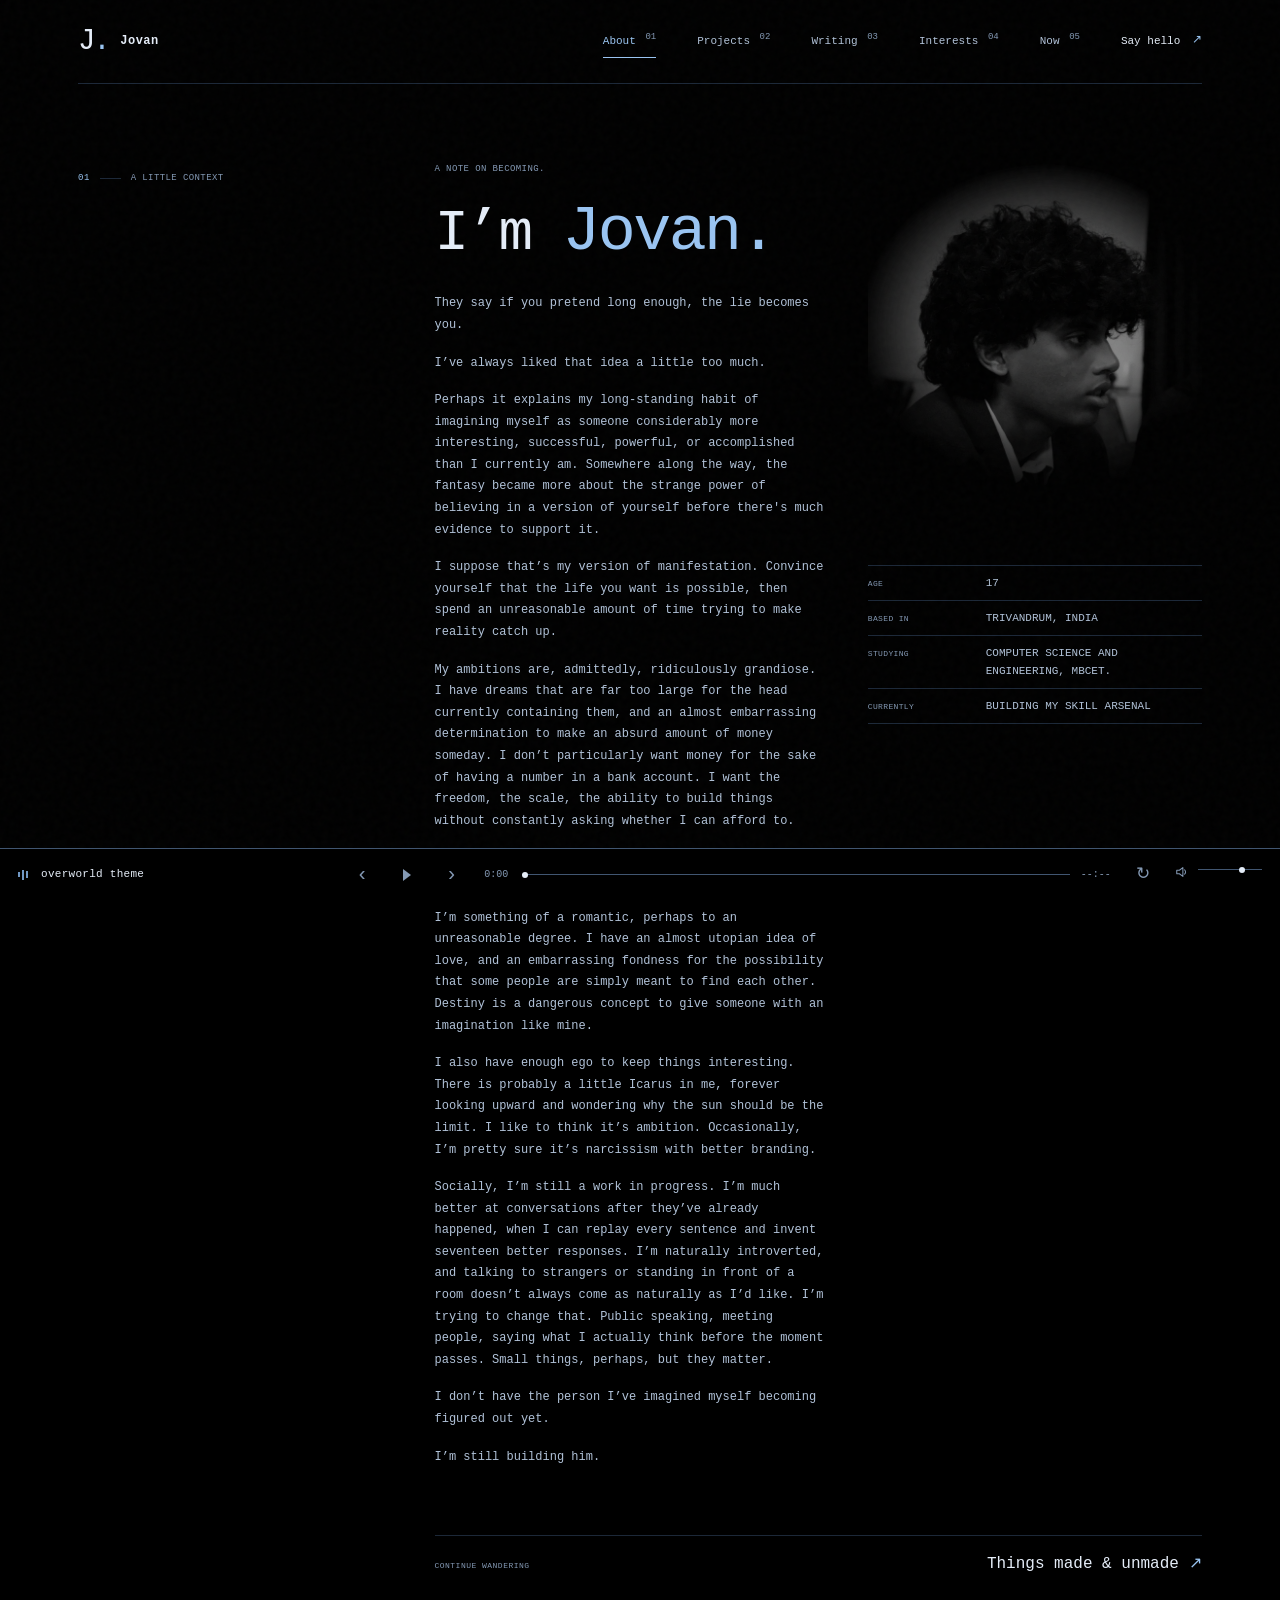
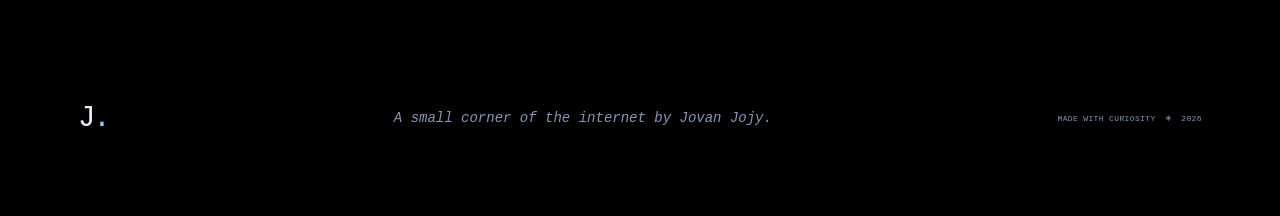
<file: index.html>
<!doctype html>
<html lang="en">
  <head>
    <meta charset="utf-8">
    <meta name="viewport" content="width=device-width, initial-scale=1">
    <meta name="theme-color" content="#000000">
    <meta name="description" content="A little context about Jovan Jojy, a computer science and AI student and writer.">
    <title>About — Jovan Jojy</title>
    <link rel="stylesheet" href="style.css">
    <script src="script.js" defer></script>
  </head>
  <body data-page="about">
    <a class="skip-link" href="#main">Skip to content</a>
    <div class="page-shell">
      <header class="site-header">
        <a class="wordmark" href="index.html" aria-label="Jovan, home"><span class="wordmark-mark" aria-hidden="true">J<span>.</span></span><span class="wordmark-name">Jovan</span></a>
        <button class="menu-toggle" type="button" aria-expanded="false" aria-controls="site-nav"><span class="menu-toggle-label">Menu</span><span class="menu-toggle-icon" aria-hidden="true"><i></i><i></i></span></button>
        <nav class="site-nav" id="site-nav" aria-label="Main navigation">
          <a href="index.html" data-page-link="about">About <span>01</span></a><a href="projects.html" data-page-link="projects">Projects <span>02</span></a><a href="writing.html" data-page-link="writing">Writing <span>03</span></a><a href="interests.html" data-page-link="interests">Interests <span>04</span></a><a href="now.html" data-page-link="now">Now <span>05</span></a><a class="nav-contact" href="contact.html" data-page-link="contact">Say hello <span aria-hidden="true">↗</span></a>
        </nav>
      </header>
      <main class="inner-page about-page" id="main">
        <div class="section-label"><span>01</span><span class="label-rule"></span><span>A little context</span></div>
        <section class="page-content about-body" aria-labelledby="page-title">
          <div class="about-layout">
            <aside class="about-aside" aria-label="Profile">
              <figure class="about-portrait">
                <img src="assets/jovan-portrait.jpg" alt="Jovan in a candid black-and-white portrait">
              </figure>
              <dl class="about-index" aria-label="Personal details">
                <div><dt>Age</dt><dd>17</dd></div>
                <div><dt>Based in</dt><dd>Trivandrum, India</dd></div>
                <div><dt>Studying</dt><dd>Computer Science and Engineering, MBCET.</dd></div>
                <div><dt>Currently</dt><dd>Building my skill arsenal</dd></div>
              </dl>
            </aside>
            <div class="about-copy">
              <p class="section-kicker">A note on becoming.</p>
              <h1 id="page-title"><span class="about-name-prefix">I’m </span><span class="about-name">Jovan.</span></h1>
              <div class="about-detail">
                <p>They say if you pretend long enough, the lie becomes you.</p>
                <p>I’ve always liked that idea a little too much.</p>
                <p>Perhaps it explains my long-standing habit of imagining myself as someone considerably more interesting, successful, powerful, or accomplished than I currently am. Somewhere along the way, the fantasy became more about the strange power of believing in a version of yourself before there's much evidence to support it.</p>
                <p>I suppose that’s my version of manifestation. Convince yourself that the life you want is possible, then spend an unreasonable amount of time trying to make reality catch up.</p>
                <p>My ambitions are, admittedly, ridiculously grandiose. I have dreams that are far too large for the head currently containing them, and an almost embarrassing determination to make an absurd amount of money someday. I don’t particularly want money for the sake of having a number in a bank account. I want the freedom, the scale, the ability to build things without constantly asking whether I can afford to.</p>
                <p>Then there’s love, which is where all my rationality tends to go missing.</p>
                <p>I’m something of a romantic, perhaps to an unreasonable degree. I have an almost utopian idea of love, and an embarrassing fondness for the possibility that some people are simply meant to find each other. Destiny is a dangerous concept to give someone with an imagination like mine.</p>
                <p>I also have enough ego to keep things interesting. There is probably a little Icarus in me, forever looking upward and wondering why the sun should be the limit. I like to think it’s ambition. Occasionally, I’m pretty sure it’s narcissism with better branding.</p>
                <p>Socially, I’m still a work in progress. I’m much better at conversations after they’ve already happened, when I can replay every sentence and invent seventeen better responses. I’m naturally introverted, and talking to strangers or standing in front of a room doesn’t always come as naturally as I’d like. I’m trying to change that. Public speaking, meeting people, saying what I actually think before the moment passes. Small things, perhaps, but they matter.</p>
                <p>I don’t have the person I’ve imagined myself becoming figured out yet.</p>
                <p>I’m still building him.</p>
              </div>
            </div>
          </div>
          <div class="page-next"><span>Continue wandering</span><a href="projects.html">Things made &amp; unmade <span aria-hidden="true">↗</span></a></div>
        </section>
      </main>
      <footer class="site-footer"><a class="footer-mark" href="index.html" aria-label="Back to home">J<span>.</span></a><span>A small corner of the internet by Jovan Jojy.</span><span class="footer-right">Made with curiosity <span aria-hidden="true">✳</span> <span id="current-year"></span></span></footer>
    </div>
  </body>
</html>
</file>
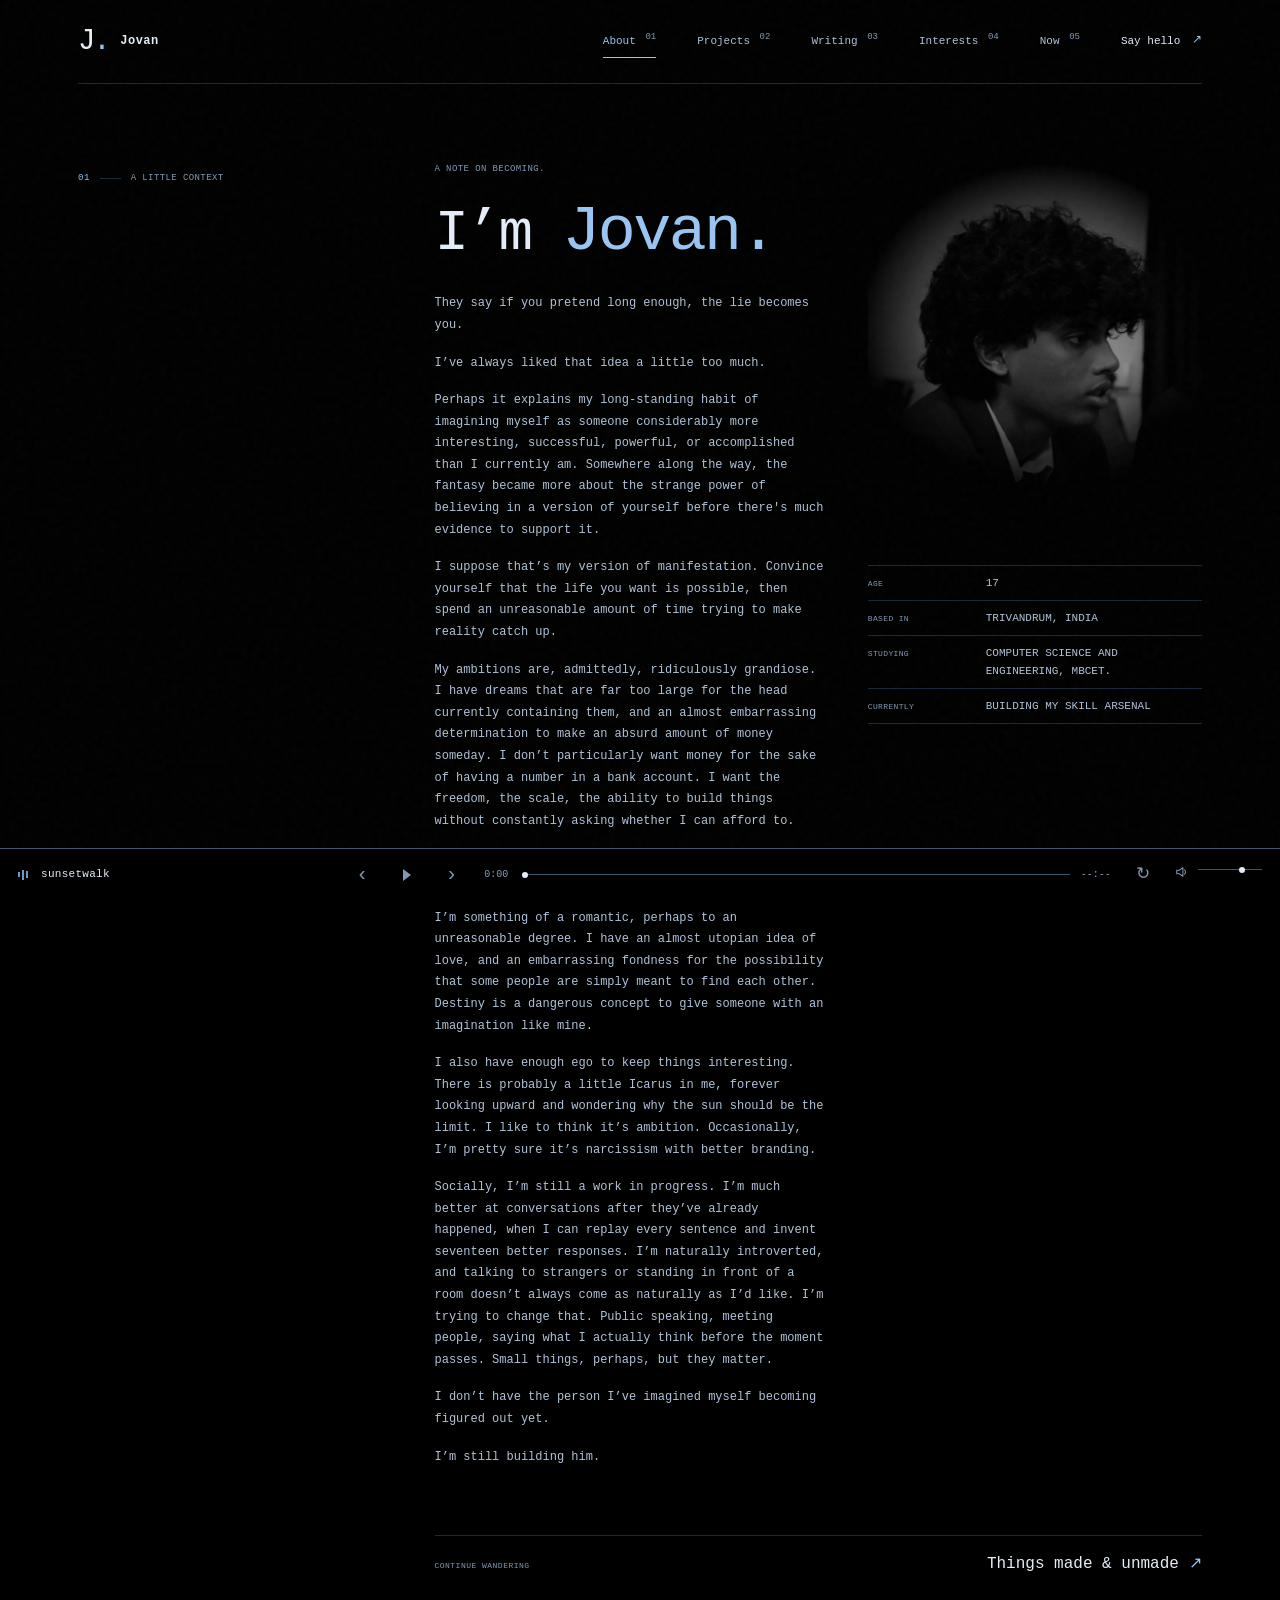
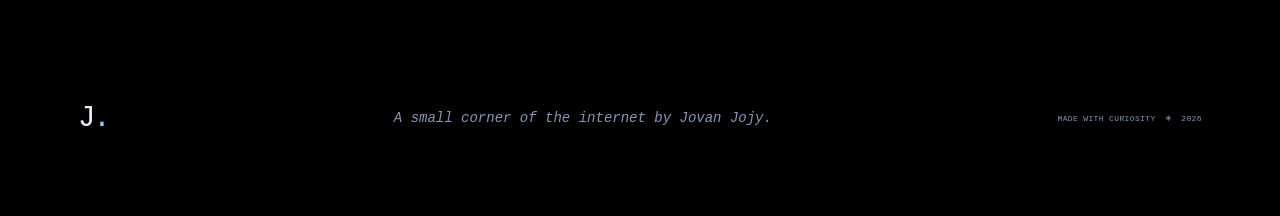
<file: about.html>
<!doctype html>
<html lang="en">
  <head>
    <meta charset="utf-8">
    <meta name="viewport" content="width=device-width, initial-scale=1">
    <meta http-equiv="refresh" content="0; url=index.html">
    <link rel="canonical" href="index.html">
    <title>About — Jovan Jojy</title>
  </head>
  <body>
    <p>The About page has moved to <a href="index.html">the home page</a>.</p>
  </body>
</html>
</file>
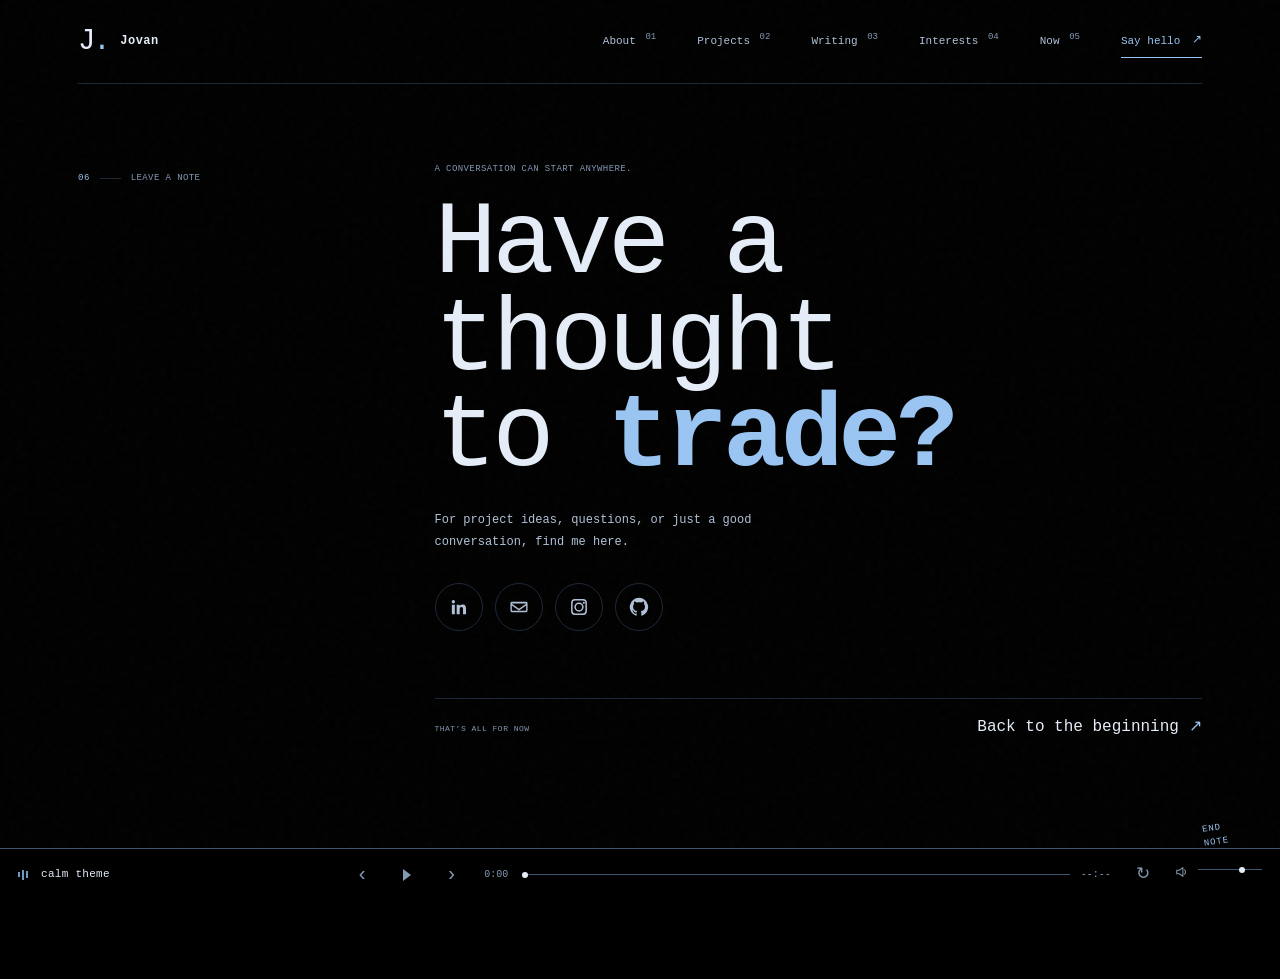
<file: contact.html>
<!doctype html>
<html lang="en">
  <head>
    <meta charset="utf-8">
    <meta name="viewport" content="width=device-width, initial-scale=1">
    <meta name="theme-color" content="#000000">
    <meta name="description" content="Get in touch with Jovan Jojy.">
    <title>Contact — Jovan Jojy</title>
    <link rel="stylesheet" href="style.css">
    <script src="script.js" defer></script>
  </head>
  <body data-page="contact">
    <a class="skip-link" href="#main">Skip to content</a>
    <div class="page-shell">
      <header class="site-header">
        <a class="wordmark" href="index.html" aria-label="Jovan, home"><span class="wordmark-mark" aria-hidden="true">J<span>.</span></span><span class="wordmark-name">Jovan</span></a>
        <button class="menu-toggle" type="button" aria-expanded="false" aria-controls="site-nav"><span class="menu-toggle-label">Menu</span><span class="menu-toggle-icon" aria-hidden="true"><i></i><i></i></span></button>
        <nav class="site-nav" id="site-nav" aria-label="Main navigation">
          <a href="index.html" data-page-link="about">About <span>01</span></a><a href="projects.html" data-page-link="projects">Projects <span>02</span></a><a href="writing.html" data-page-link="writing">Writing <span>03</span></a><a href="interests.html" data-page-link="interests">Interests <span>04</span></a><a href="now.html" data-page-link="now">Now <span>05</span></a><a class="nav-contact" href="contact.html" data-page-link="contact">Say hello <span aria-hidden="true">↗</span></a>
        </nav>
      </header>
      <main class="inner-page contact-page" id="main">
        <div class="section-label"><span>06</span><span class="label-rule"></span><span>Leave a note</span></div>
        <section class="page-content contact-content" aria-labelledby="page-title">
          <p class="section-kicker">A conversation can start anywhere.</p>
          <h1 id="page-title">Have a thought<br>to <em>trade?</em></h1>
          <p class="contact-copy">For project ideas, questions, or just a good conversation, find me here.</p>
          <nav class="contact-links" aria-label="Contact and social profiles">
            <a class="contact-link" href="https://www.linkedin.com/in/jovanjojy" target="_blank" rel="noopener noreferrer" aria-label="LinkedIn" title="LinkedIn">
              <svg viewBox="0 0 24 24" aria-hidden="true"><path d="M5.2 7.7a2.05 2.05 0 1 0 0-4.1 2.05 2.05 0 0 0 0 4.1ZM3.4 9.2H7v11.4H3.4V9.2Zm5.8 0h3.45v1.56h.05c.48-.91 1.65-1.87 3.4-1.87 3.64 0 4.31 2.39 4.31 5.5v6.21h-3.6v-5.51c0-1.32-.02-3.02-1.84-3.02-1.85 0-2.13 1.44-2.13 2.93v5.6H9.2V9.2Z"/></svg>
            </a>
            <a class="contact-link" href="mailto:jovanjojy@gmail.com" aria-label="Email Jovan" title="Email">
              <svg viewBox="0 0 24 24" aria-hidden="true"><path d="M3.5 5.75h17A1.75 1.75 0 0 1 22.25 7.5v9a1.75 1.75 0 0 1-1.75 1.75h-17A1.75 1.75 0 0 1 1.75 16.5v-9A1.75 1.75 0 0 1 3.5 5.75Zm-.1 2.08v.17l8.6 6.18 8.6-6.18v-.17h-17.2Zm17.2 2.32-8.16 5.87a.75.75 0 0 1-.88 0L3.4 10.15v6.35h17.2v-6.35Z"/></svg>
            </a>
            <a class="contact-link" href="https://www.instagram.com/grimmm_______/" target="_blank" rel="noopener noreferrer" aria-label="Instagram" title="Instagram">
              <svg viewBox="0 0 24 24" aria-hidden="true"><path d="M7.25 2.5h9.5a4.75 4.75 0 0 1 4.75 4.75v9.5a4.75 4.75 0 0 1-4.75 4.75h-9.5A4.75 4.75 0 0 1 2.5 16.75v-9.5A4.75 4.75 0 0 1 7.25 2.5Zm0 1.8A2.95 2.95 0 0 0 4.3 7.25v9.5a2.95 2.95 0 0 0 2.95 2.95h9.5a2.95 2.95 0 0 0 2.95-2.95v-9.5a2.95 2.95 0 0 0-2.95-2.95h-9.5Zm4.75 2.15a5.55 5.55 0 1 1 0 11.1 5.55 5.55 0 0 1 0-11.1Zm0 1.8a3.75 3.75 0 1 0 0 7.5 3.75 3.75 0 0 0 0-7.5Zm5.8-2.6a1.3 1.3 0 1 1 0 2.6 1.3 1.3 0 0 1 0-2.6Z"/></svg>
            </a>
            <a class="contact-link" href="https://github.com/Grimogx" target="_blank" rel="noopener noreferrer" aria-label="GitHub" title="GitHub">
              <svg viewBox="0 0 24 24" aria-hidden="true"><path d="M12 .9a11.1 11.1 0 0 0-3.51 21.63c.56.1.76-.24.76-.54v-2.08c-3.1.68-3.76-1.32-3.76-1.32-.5-1.3-1.24-1.65-1.24-1.65-1.01-.69.08-.68.08-.68 1.12.08 1.71 1.15 1.71 1.15 1 1.71 2.62 1.22 3.26.93.1-.72.39-1.22.71-1.5-2.47-.28-5.07-1.24-5.07-5.5 0-1.22.44-2.21 1.15-2.99-.11-.28-.5-1.42.11-2.96 0 0 .94-.3 3.05 1.14a10.6 10.6 0 0 1 5.56 0c2.11-1.44 3.05-1.14 3.05-1.14.61 1.54.22 2.68.11 2.96.72.78 1.15 1.77 1.15 2.99 0 4.27-2.6 5.21-5.08 5.49.4.35.76 1.02.76 2.06v3.05c0 .3.2.65.77.54A11.1 11.1 0 0 0 12 .9Z"/></svg>
            </a>
          </nav>
          <div class="page-next"><span>That’s all for now</span><a href="index.html">Back to the beginning <span aria-hidden="true">↗</span></a></div>
        </section>
        <span class="contact-stamp" aria-hidden="true">END<br>NOTE<br>↙</span>
      </main>
      <footer class="site-footer"><a class="footer-mark" href="index.html" aria-label="Back to home">J<span>.</span></a><span>A small corner of the internet by Jovan Jojy.</span><span class="footer-right">Made with curiosity <span aria-hidden="true">✳</span> <span id="current-year"></span></span></footer>
    </div>
  </body>
</html>
</file>
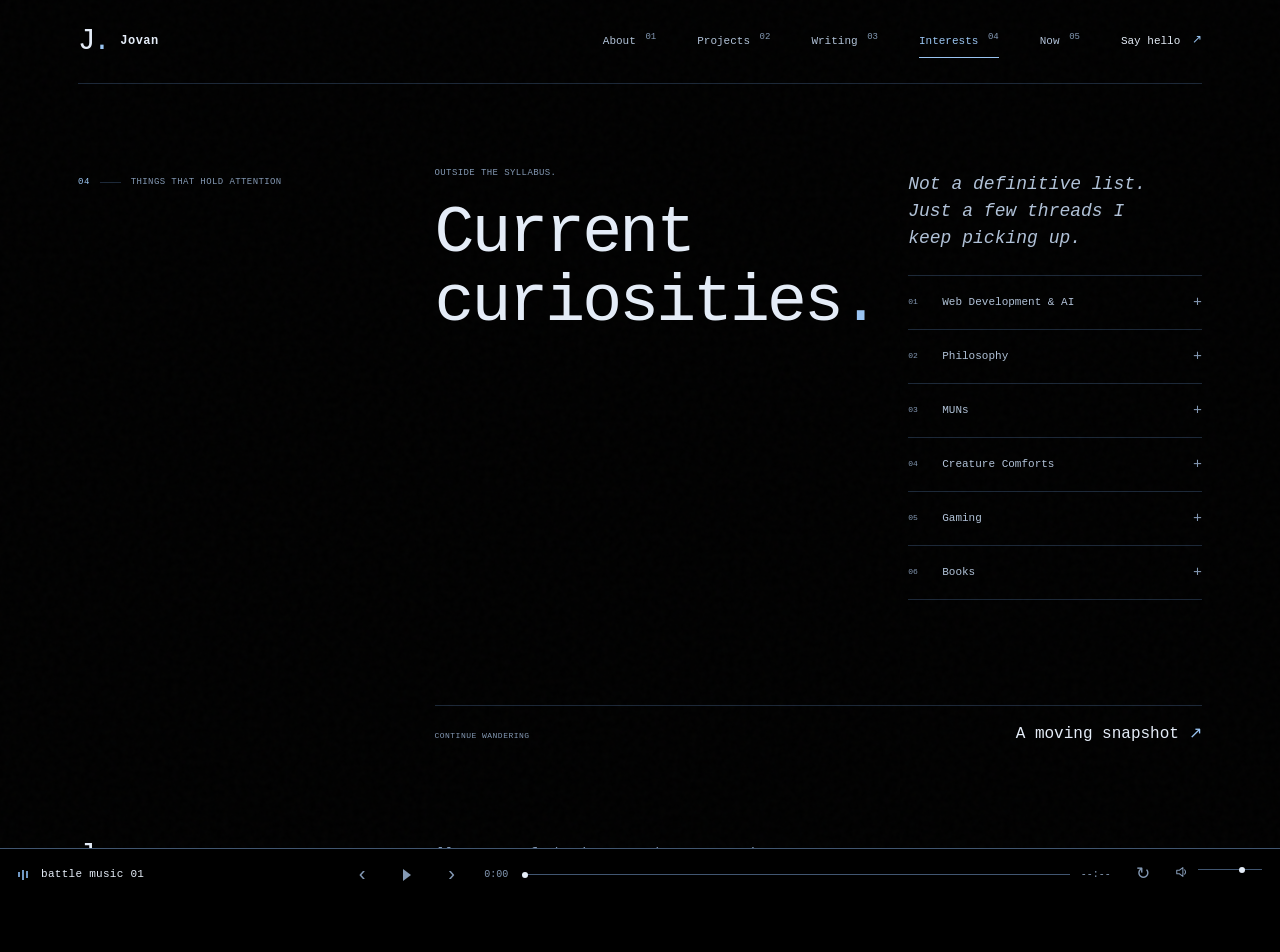
<file: interests.html>
<!doctype html>
<html lang="en">
  <head>
    <meta charset="utf-8">
    <meta name="viewport" content="width=device-width, initial-scale=1">
    <meta name="theme-color" content="#000000">
    <meta name="description" content="Some of the questions and interests currently holding Jovan Jojy's attention.">
    <title>Interests — Jovan Jojy</title>
    <link rel="stylesheet" href="style.css">
    <script src="script.js" defer></script>
  </head>
  <body data-page="interests">
    <a class="skip-link" href="#main">Skip to content</a>
    <div class="page-shell">
      <header class="site-header">
        <a class="wordmark" href="index.html" aria-label="Jovan, home"><span class="wordmark-mark" aria-hidden="true">J<span>.</span></span><span class="wordmark-name">Jovan</span></a>
        <button class="menu-toggle" type="button" aria-expanded="false" aria-controls="site-nav"><span class="menu-toggle-label">Menu</span><span class="menu-toggle-icon" aria-hidden="true"><i></i><i></i></span></button>
        <nav class="site-nav" id="site-nav" aria-label="Main navigation">
          <a href="index.html" data-page-link="about">About <span>01</span></a><a href="projects.html" data-page-link="projects">Projects <span>02</span></a><a href="writing.html" data-page-link="writing">Writing <span>03</span></a><a href="interests.html" data-page-link="interests">Interests <span>04</span></a><a href="now.html" data-page-link="now">Now <span>05</span></a><a class="nav-contact" href="contact.html" data-page-link="contact">Say hello <span aria-hidden="true">↗</span></a>
        </nav>
      </header>
      <main class="inner-page interests-page" id="main">
        <div class="section-label"><span>04</span><span class="label-rule"></span><span>Things that hold attention</span></div>
        <section class="page-content interests-body" aria-labelledby="page-title">
          <div><p class="section-kicker">Outside the syllabus.</p><h1 id="page-title">Current curiosities<span class="accent-period">.</span></h1></div>
          <div class="interest-notes">
            <p>Not a definitive list. Just a few threads I keep picking up.</p>
            <div class="interest-list">
              <details class="interest-item" name="interests">
                <summary><span class="interest-number">01</span><span>Web Development &amp; AI</span><span class="interest-toggle" aria-hidden="true">+</span></summary>
                <div class="interest-content">
                  <p>With the dawning age of vibecoding, web development has become more fun than ever, and I am in the process of learning how to integrate the two and find that balance. This website is to be the first of many efforts in that journey.</p>
                </div>
              </details>
              <details class="interest-item" name="interests">
                <summary><span class="interest-number">02</span><span>Philosophy</span><span class="interest-toggle" aria-hidden="true">+</span></summary>
                <div class="interest-content">
                  <p>The thing about philosophy that I like is that it lets me debate arguably the smartest person I know: myself. It really makes you appreciate how little we understand about abstract concepts like free will, consciousness and love. Rational thought is humanity's biggest asset, and it is often underused.</p>
                </div>
              </details>
              <details class="interest-item" name="interests">
                <summary><span class="interest-number">03</span><span>MUNs</span><span class="interest-toggle" aria-hidden="true">+</span></summary>
                <div class="interest-content">
                  <p>A more recent pastime, and one I feel has been very helpful in improving my public speaking skills. I haven't participated in a lot of MUNs yet, but I hope to change that over the next few years.</p>
                </div>
              </details>
              <details class="interest-item" name="interests">
                <summary><span class="interest-number">04</span><span>Creature Comforts</span><span class="interest-toggle" aria-hidden="true">+</span></summary>
                <div class="interest-content">
                  <p>After a long day of college, there is nothing more satisfying than lounging back on my sofa with a bucket of KFC and binge-watching whatever show, anime or movie catches my eye. I'm a firm believer that no time spent in comfort is time wasted.</p>
                  <p>I'm also a huge geek when it comes to anime and TV shows. When I'm home, you'll probably find me either eating or absorbing some form of comfort media much more often than not.</p>
                </div>
              </details>
              <details class="interest-item" name="interests">
                <summary><span class="interest-number">05</span><span>Gaming</span><span class="interest-toggle" aria-hidden="true">+</span></summary>
                <div class="interest-content">
                  <p>I don't really play a huge variety of games. Minecraft, Valorant, a few RPGs and indie games make up most of it. But I can't not mention the Pokémon craze I have going.</p>
                  <p>I've never understood how a guy can struggle to memorize the elements of the periodic table but, when asked about Pokémon, can name a good thousand of them along with their Pokédex numbers and base stats.</p>
                  <p>I've been playing competitive Pokémon for about six years now, and I would like to think I'm quite good at it. Somehow, I never got around to playing all of the original games though.</p>
                </div>
              </details>
              <details class="interest-item" name="interests">
                <summary><span class="interest-number">06</span><span>Books</span><span class="interest-toggle" aria-hidden="true">+</span></summary>
                <div class="interest-content">
                  <p>Reading has been my favourite escape from reality since I was six. From the fictional worlds of <em>Harry Potter</em>, <em>Percy Jackson</em>, <em>The Lord of the Rings</em> and <em>A Song of Ice and Fire</em>, to Paulo Coelho, Dan Brown and Chetan Bhagat, my reading habits have never been particularly loyal to one genre.</p>
                  <p>Then there is the seemingly endless collection of romance novels: Nicholas Sparks, Colleen Hoover, and whoever else happens to find their way onto my bookshelf.</p>
                  <p>I'll read fantasy, mystery, romance, philosophy, or something completely ridiculous if it gives me a world I want to stay in.</p>
                </div>
              </details>
            </div>
          </div>
          <div class="page-next"><span>Continue wandering</span><a href="now.html">A moving snapshot <span aria-hidden="true">↗</span></a></div>
        </section>
      </main>
      <footer class="site-footer"><a class="footer-mark" href="index.html" aria-label="Back to home">J<span>.</span></a><span>A small corner of the internet by Jovan Jojy.</span><span class="footer-right">Made with curiosity <span aria-hidden="true">✳</span> <span id="current-year"></span></span></footer>
    </div>
  </body>
</html>
</file>
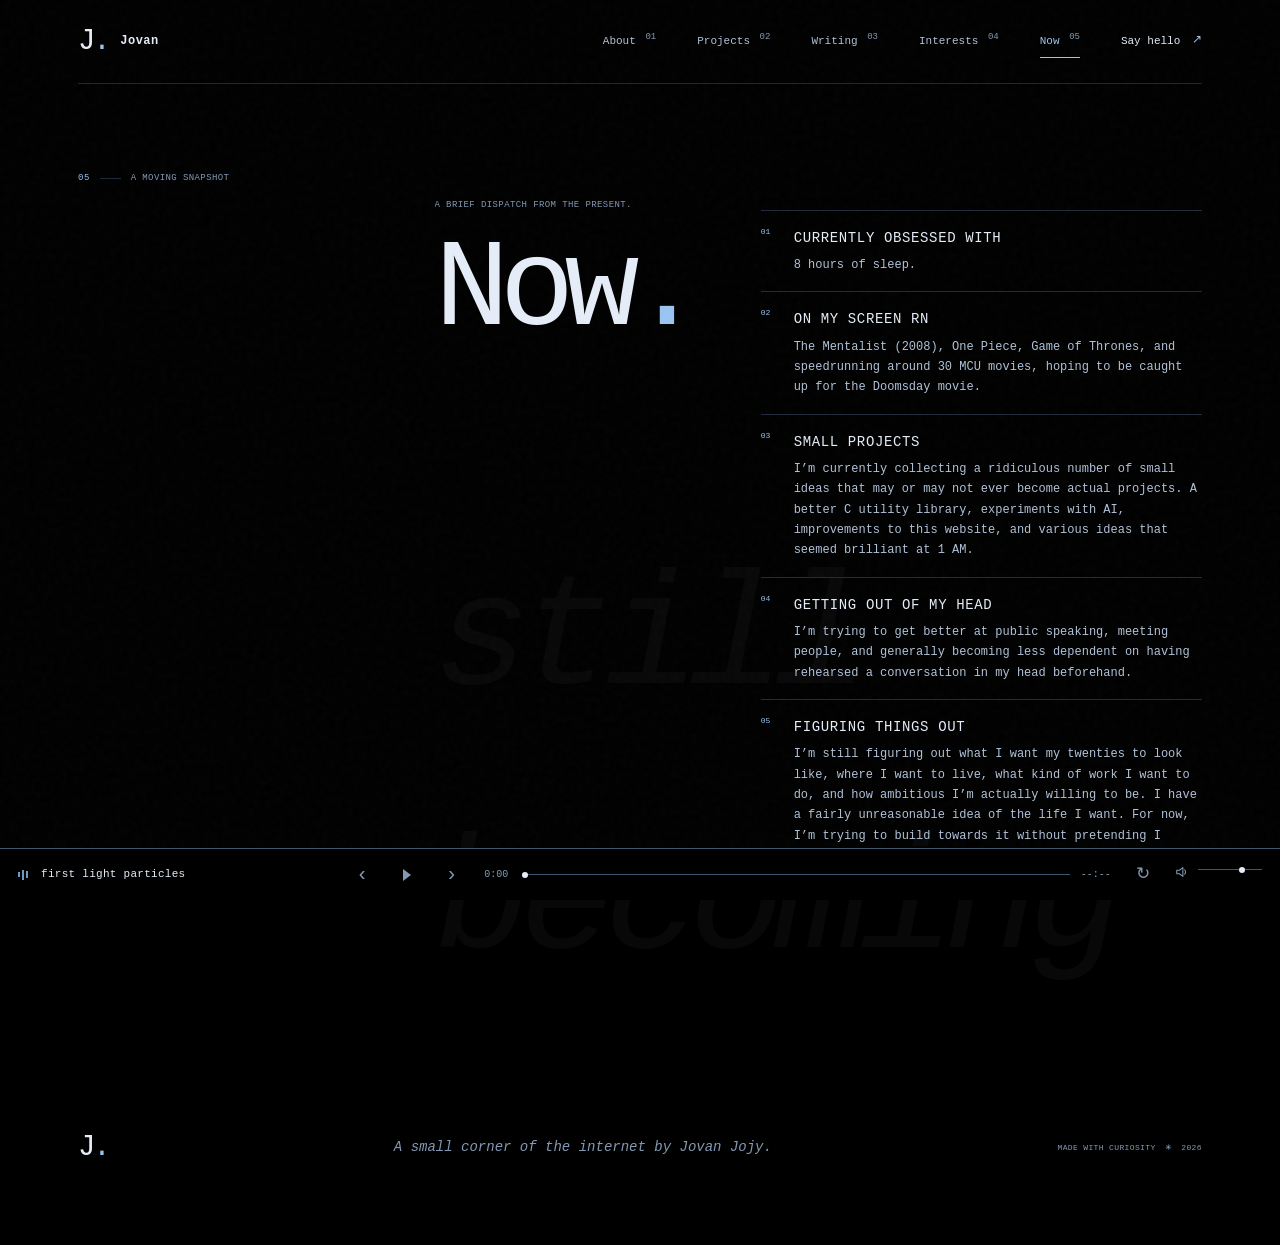
<file: now.html>
<!doctype html>
<html lang="en">
  <head>
    <meta charset="utf-8">
    <meta name="viewport" content="width=device-width, initial-scale=1">
    <meta name="theme-color" content="#000000">
    <meta name="description" content="A moving snapshot of what Jovan Jojy is studying, making room for, and thinking about.">
    <title>Now — Jovan Jojy</title>
    <link rel="stylesheet" href="style.css">
    <script src="script.js" defer></script>
  </head>
  <body data-page="now">
    <a class="skip-link" href="#main">Skip to content</a>
    <div class="page-shell">
      <header class="site-header">
        <a class="wordmark" href="index.html" aria-label="Jovan, home"><span class="wordmark-mark" aria-hidden="true">J<span>.</span></span><span class="wordmark-name">Jovan</span></a>
        <button class="menu-toggle" type="button" aria-expanded="false" aria-controls="site-nav"><span class="menu-toggle-label">Menu</span><span class="menu-toggle-icon" aria-hidden="true"><i></i><i></i></span></button>
        <nav class="site-nav" id="site-nav" aria-label="Main navigation">
          <a href="index.html" data-page-link="about">About <span>01</span></a><a href="projects.html" data-page-link="projects">Projects <span>02</span></a><a href="writing.html" data-page-link="writing">Writing <span>03</span></a><a href="interests.html" data-page-link="interests">Interests <span>04</span></a><a href="now.html" data-page-link="now">Now <span>05</span></a><a class="nav-contact" href="contact.html" data-page-link="contact">Say hello <span aria-hidden="true">↗</span></a>
        </nav>
      </header>
      <main class="inner-page now-page" id="main">
        <div class="section-label"><span>05</span><span class="label-rule"></span><span>A moving snapshot</span></div>
        <section class="page-content now-content" aria-labelledby="page-title">
          <div class="now-heading"><p class="section-kicker">A brief dispatch from the present.</p><h1 id="page-title">Now<span class="now-period">.</span></h1></div>
          <div class="now-list">
            <div class="now-item"><span class="now-index">01</span><span class="now-label">Currently obsessed with</span><p>8 hours of sleep.</p></div>
            <div class="now-item"><span class="now-index">02</span><span class="now-label">On my screen rn</span><p>The Mentalist (2008), One Piece, Game of Thrones, and speedrunning around 30 MCU movies, hoping to be caught up for the Doomsday movie.</p></div>
            <div class="now-item"><span class="now-index">03</span><span class="now-label">Small projects</span><p>I’m currently collecting a ridiculous number of small ideas that may or may not ever become actual projects. A better C utility library, experiments with AI, improvements to this website, and various ideas that seemed brilliant at 1 AM.</p></div>
            <div class="now-item"><span class="now-index">04</span><span class="now-label">Getting out of my head</span><p>I’m trying to get better at public speaking, meeting people, and generally becoming less dependent on having rehearsed a conversation in my head beforehand.</p></div>
            <div class="now-item"><span class="now-index">05</span><span class="now-label">Figuring things out</span><p>I’m still figuring out what I want my twenties to look like, where I want to live, what kind of work I want to do, and how ambitious I’m actually willing to be. I have a fairly unreasonable idea of the life I want. For now, I’m trying to build towards it without pretending I already know exactly how.</p></div>
          </div>
          <span class="now-decoration" aria-hidden="true">still&nbsp; becoming</span>
          <div class="page-next"><span>Continue wandering</span><a href="contact.html">Leave a note <span aria-hidden="true">↗</span></a></div>
        </section>
      </main>
      <footer class="site-footer"><a class="footer-mark" href="index.html" aria-label="Back to home">J<span>.</span></a><span>A small corner of the internet by Jovan Jojy.</span><span class="footer-right">Made with curiosity <span aria-hidden="true">✳</span> <span id="current-year"></span></span></footer>
    </div>
  </body>
</html>
</file>
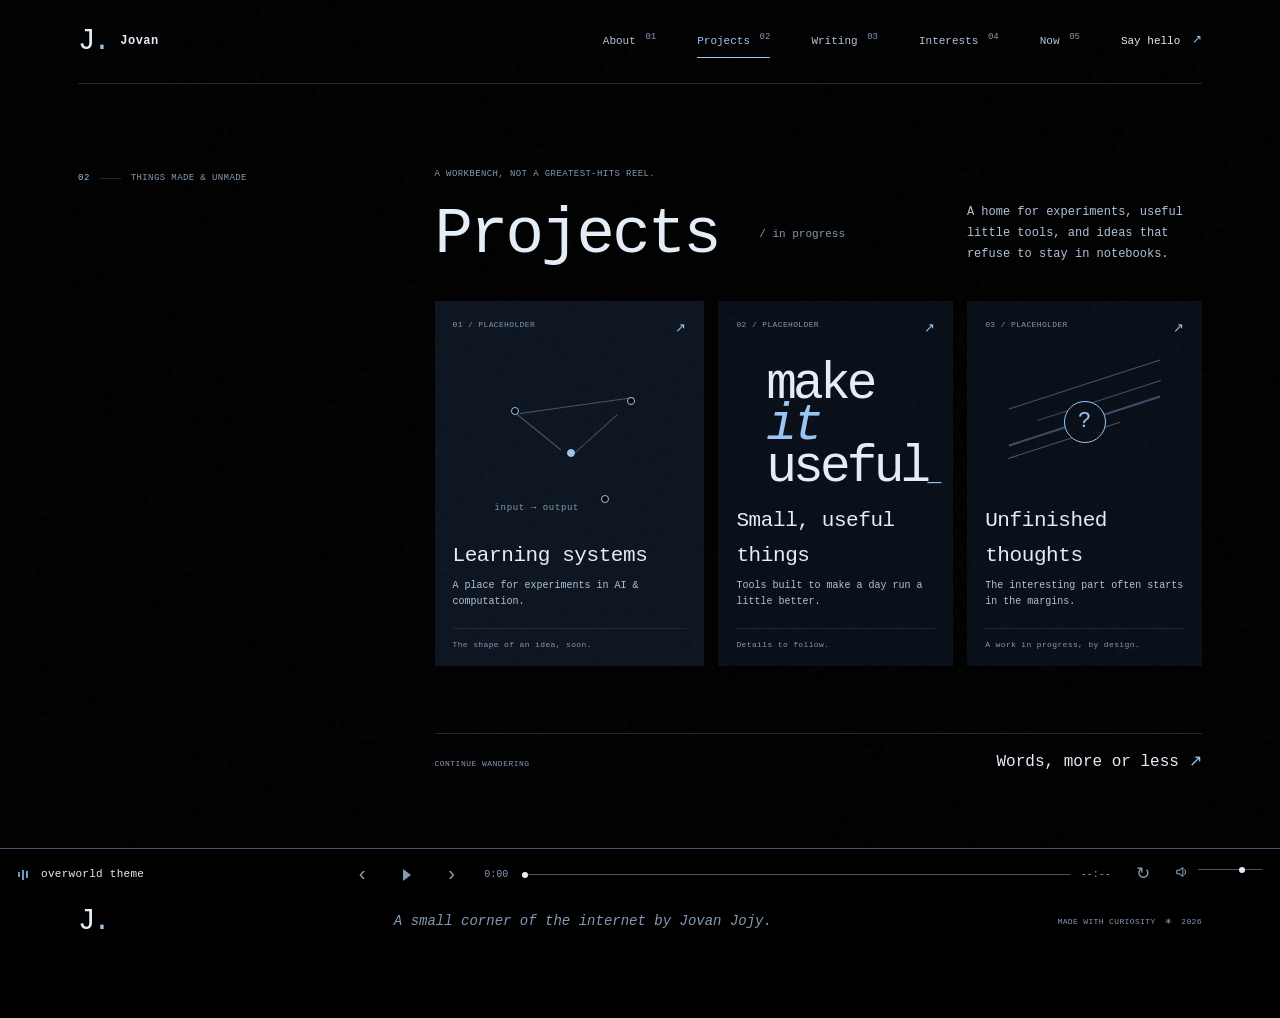
<file: projects.html>
<!doctype html>
<html lang="en">
  <head>
    <meta charset="utf-8">
    <meta name="viewport" content="width=device-width, initial-scale=1">
    <meta name="theme-color" content="#000000">
    <meta name="description" content="Experiments, small useful tools, and unfinished ideas by Jovan Jojy.">
    <title>Projects — Jovan Jojy</title>
    <link rel="stylesheet" href="style.css">
    <script src="script.js" defer></script>
  </head>
  <body data-page="projects">
    <a class="skip-link" href="#main">Skip to content</a>
    <div class="page-shell">
      <header class="site-header">
        <a class="wordmark" href="index.html" aria-label="Jovan, home"><span class="wordmark-mark" aria-hidden="true">J<span>.</span></span><span class="wordmark-name">Jovan</span></a>
        <button class="menu-toggle" type="button" aria-expanded="false" aria-controls="site-nav"><span class="menu-toggle-label">Menu</span><span class="menu-toggle-icon" aria-hidden="true"><i></i><i></i></span></button>
        <nav class="site-nav" id="site-nav" aria-label="Main navigation">
          <a href="index.html" data-page-link="about">About <span>01</span></a><a href="projects.html" data-page-link="projects">Projects <span>02</span></a><a href="writing.html" data-page-link="writing">Writing <span>03</span></a><a href="interests.html" data-page-link="interests">Interests <span>04</span></a><a href="now.html" data-page-link="now">Now <span>05</span></a><a class="nav-contact" href="contact.html" data-page-link="contact">Say hello <span aria-hidden="true">↗</span></a>
        </nav>
      </header>
      <main class="inner-page projects-page" id="main">
        <div class="section-label"><span>02</span><span class="label-rule"></span><span>Things made &amp; unmade</span></div>
        <section class="page-content" aria-labelledby="page-title">
          <div class="section-heading-row">
            <div><p class="section-kicker">A workbench, not a greatest-hits reel.</p><h1 id="page-title">Projects <span class="heading-aside">/ in progress</span></h1></div>
            <p class="section-aside-copy">A home for experiments, useful little tools, and ideas that refuse to stay in notebooks.</p>
          </div>
          <div class="project-grid">
            <article class="project-card project-card-featured">
              <div class="card-topline"><span>01 / PLACEHOLDER</span><span class="card-arrow" aria-hidden="true">↗</span></div>
              <div class="project-art project-art-graph" aria-hidden="true"><span class="graph-node node-a"></span><span class="graph-node node-b"></span><span class="graph-node node-c"></span><span class="graph-node node-d"></span><span class="graph-link link-a"></span><span class="graph-link link-b"></span><span class="graph-link link-c"></span><span class="graph-caption">input <span>→</span> output</span></div>
              <div class="project-card-copy"><h2>Learning systems</h2><p>A place for experiments in AI &amp; computation.</p></div><span class="card-bottomline">The shape of an idea, soon.</span>
            </article>
            <article class="project-card project-card-quiet">
              <div class="card-topline"><span>02 / PLACEHOLDER</span><span class="card-arrow" aria-hidden="true">↗</span></div>
              <div class="project-art project-art-type" aria-hidden="true"><span>make<br><em>it</em><br>useful<span class="type-cursor">_</span></span></div>
              <div class="project-card-copy"><h2>Small, useful things</h2><p>Tools built to make a day run a little better.</p></div><span class="card-bottomline">Details to follow.</span>
            </article>
            <article class="project-card project-card-quiet">
              <div class="card-topline"><span>03 / PLACEHOLDER</span><span class="card-arrow" aria-hidden="true">↗</span></div>
              <div class="project-art project-art-lines" aria-hidden="true"><span></span><span></span><span></span><span></span><span></span><b>?</b></div>
              <div class="project-card-copy"><h2>Unfinished thoughts</h2><p>The interesting part often starts in the margins.</p></div><span class="card-bottomline">A work in progress, by design.</span>
            </article>
          </div>
          <div class="page-next"><span>Continue wandering</span><a href="writing.html">Words, more or less <span aria-hidden="true">↗</span></a></div>
        </section>
      </main>
      <footer class="site-footer"><a class="footer-mark" href="index.html" aria-label="Back to home">J<span>.</span></a><span>A small corner of the internet by Jovan Jojy.</span><span class="footer-right">Made with curiosity <span aria-hidden="true">✳</span> <span id="current-year"></span></span></footer>
    </div>
  </body>
</html>
</file>
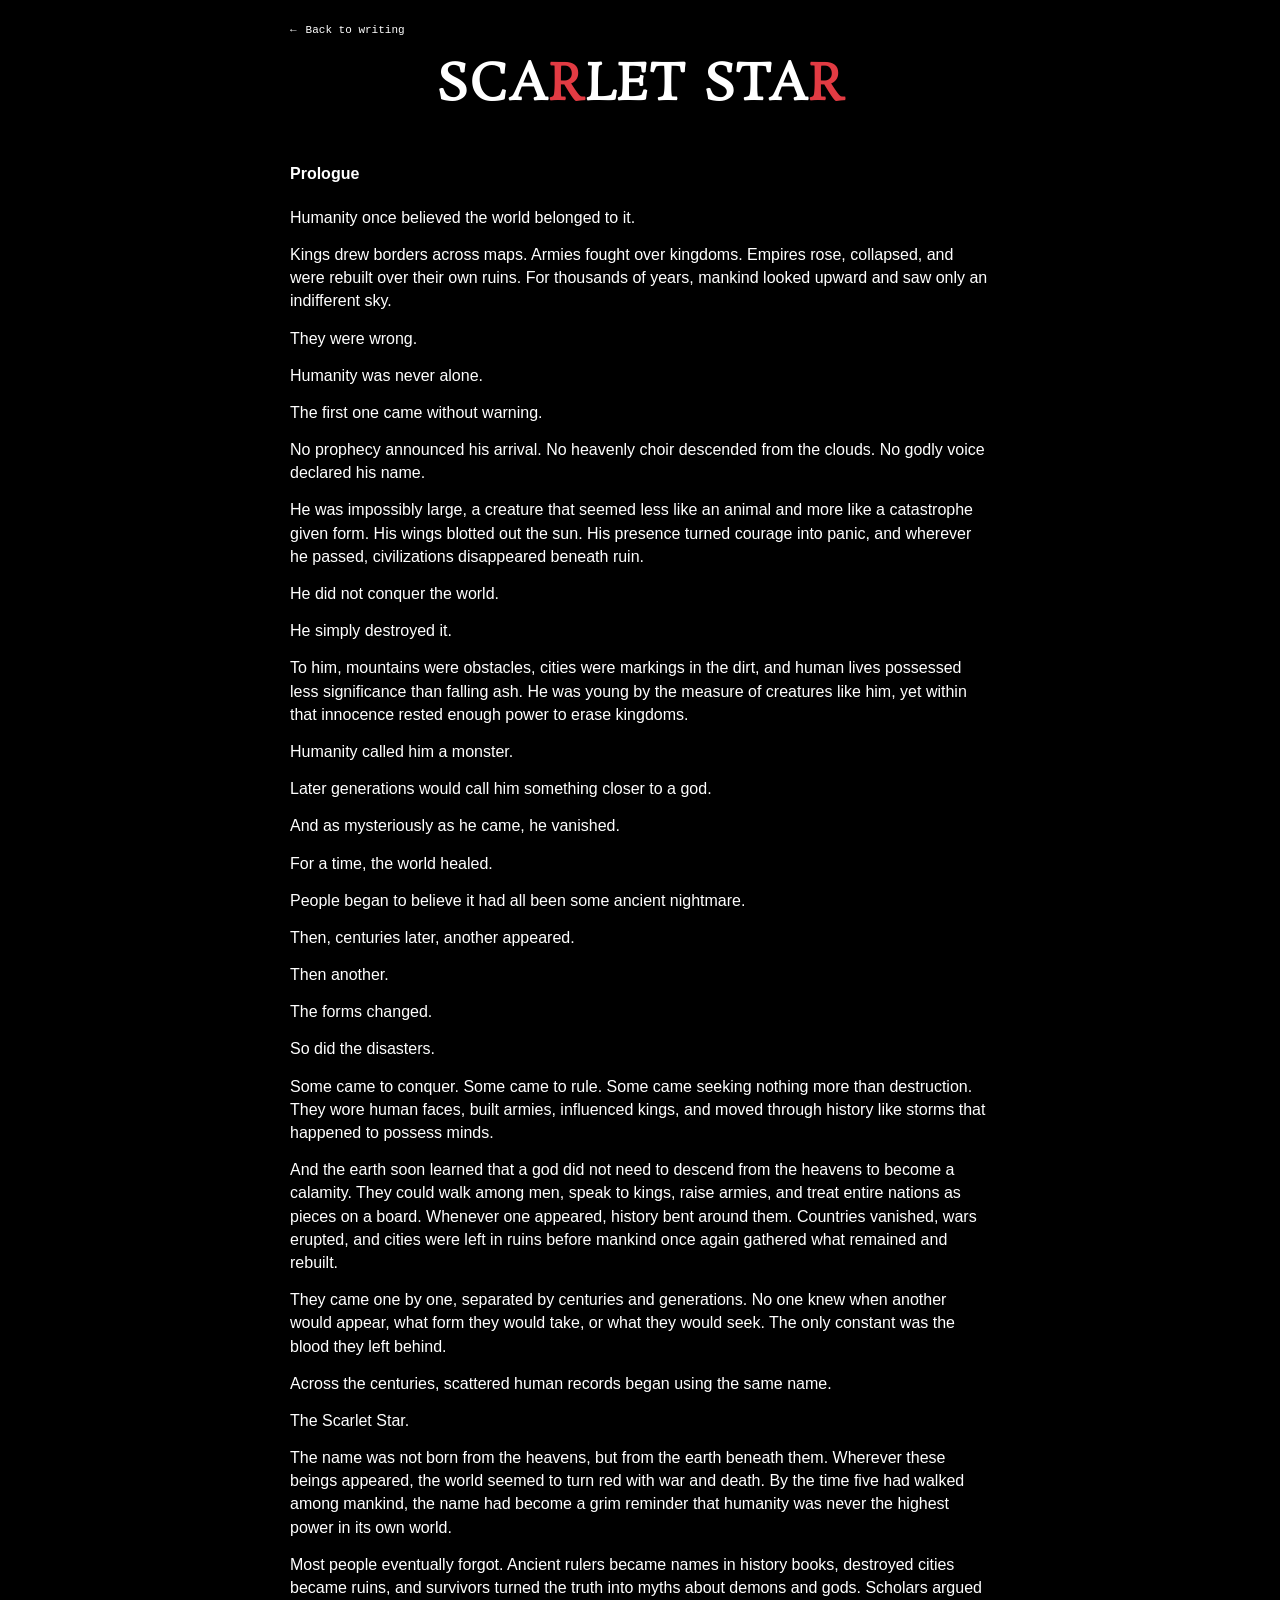
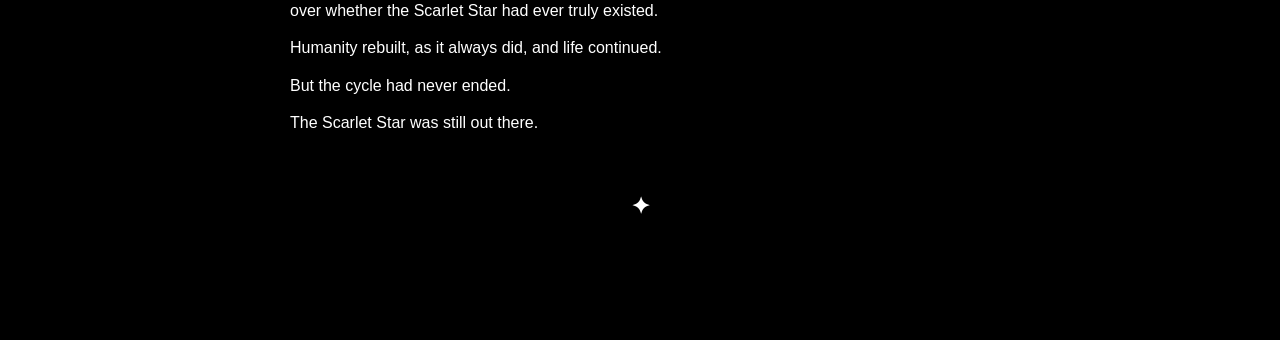
<file: scarlet-star.html>
<!doctype html>
<html lang="en">
  <head>
    <meta charset="utf-8">
    <meta name="viewport" content="width=device-width, initial-scale=1">
    <meta name="theme-color" content="#000000">
    <meta name="description" content="Scarlet Star — Prologue.">
    <title>Scarlet Star — Prologue</title>
    <link rel="preconnect" href="https://fonts.googleapis.com">
    <link rel="preconnect" href="https://fonts.gstatic.com" crossorigin>
    <link href="https://fonts.googleapis.com/css2?family=Rosarivo&display=swap" rel="stylesheet">
    <link rel="stylesheet" href="style.css">
    <script src="script.js" defer></script>
  </head>
  <body class="scarlet-page">
    <main class="scarlet-shell">
      <a class="scarlet-back" href="writing.html"><span aria-hidden="true">←</span> Back to writing</a>
      <h1 class="scarlet-title">SCA<span>R</span>LET STA<span>R</span></h1>
      <article class="scarlet-prologue" aria-labelledby="prologue-title">
        <h2 id="prologue-title">Prologue</h2>
        <p>Humanity once believed the world belonged to it.</p>
        <p>Kings drew borders across maps. Armies fought over kingdoms. Empires rose, collapsed, and were rebuilt over their own ruins. For thousands of years, mankind looked upward and saw only an indifferent sky.</p>
        <p>They were wrong.</p>
        <p>Humanity was never alone.</p>
        <p>The first one came without warning.</p>
        <p>No prophecy announced his arrival. No heavenly choir descended from the clouds. No godly voice declared his name.</p>
        <p>He was impossibly large, a creature that seemed less like an animal and more like a catastrophe given form. His wings blotted out the sun. His presence turned courage into panic, and wherever he passed, civilizations disappeared beneath ruin.</p>
        <p>He did not conquer the world.</p>
        <p>He simply destroyed it.</p>
        <p>To him, mountains were obstacles, cities were markings in the dirt, and human lives possessed less significance than falling ash. He was young by the measure of creatures like him, yet within that innocence rested enough power to erase kingdoms.</p>
        <p>Humanity called him a monster.</p>
        <p>Later generations would call him something closer to a god.</p>
        <p>And as mysteriously as he came, he vanished.</p>
        <p>For a time, the world healed.</p>
        <p>People began to believe it had all been some ancient nightmare.</p>
        <p>Then, centuries later, another appeared.</p>
        <p>Then another.</p>
        <p>The forms changed.</p>
        <p>So did the disasters.</p>
        <p>Some came to conquer. Some came to rule. Some came seeking nothing more than destruction. They wore human faces, built armies, influenced kings, and moved through history like storms that happened to possess minds.</p>
        <p>And the earth soon learned that a god did not need to descend from the heavens to become a calamity. They could walk among men, speak to kings, raise armies, and treat entire nations as pieces on a board. Whenever one appeared, history bent around them. Countries vanished, wars erupted, and cities were left in ruins before mankind once again gathered what remained and rebuilt.</p>
        <p>They came one by one, separated by centuries and generations. No one knew when another would appear, what form they would take, or what they would seek. The only constant was the blood they left behind.</p>
        <p>Across the centuries, scattered human records began using the same name.</p>
        <p>The Scarlet Star.</p>
        <p>The name was not born from the heavens, but from the earth beneath them. Wherever these beings appeared, the world seemed to turn red with war and death. By the time five had walked among mankind, the name had become a grim reminder that humanity was never the highest power in its own world.</p>
        <p>Most people eventually forgot. Ancient rulers became names in history books, destroyed cities became ruins, and survivors turned the truth into myths about demons and gods. Scholars argued over whether the Scarlet Star had ever truly existed.</p>
        <p>Humanity rebuilt, as it always did, and life continued.</p>
        <p>But the cycle had never ended.</p>
        <p>The Scarlet Star was still out there.</p>
      </article>
      <p class="scarlet-endmark" aria-hidden="true">✦</p>
    </main>
  </body>
</html>
</file>
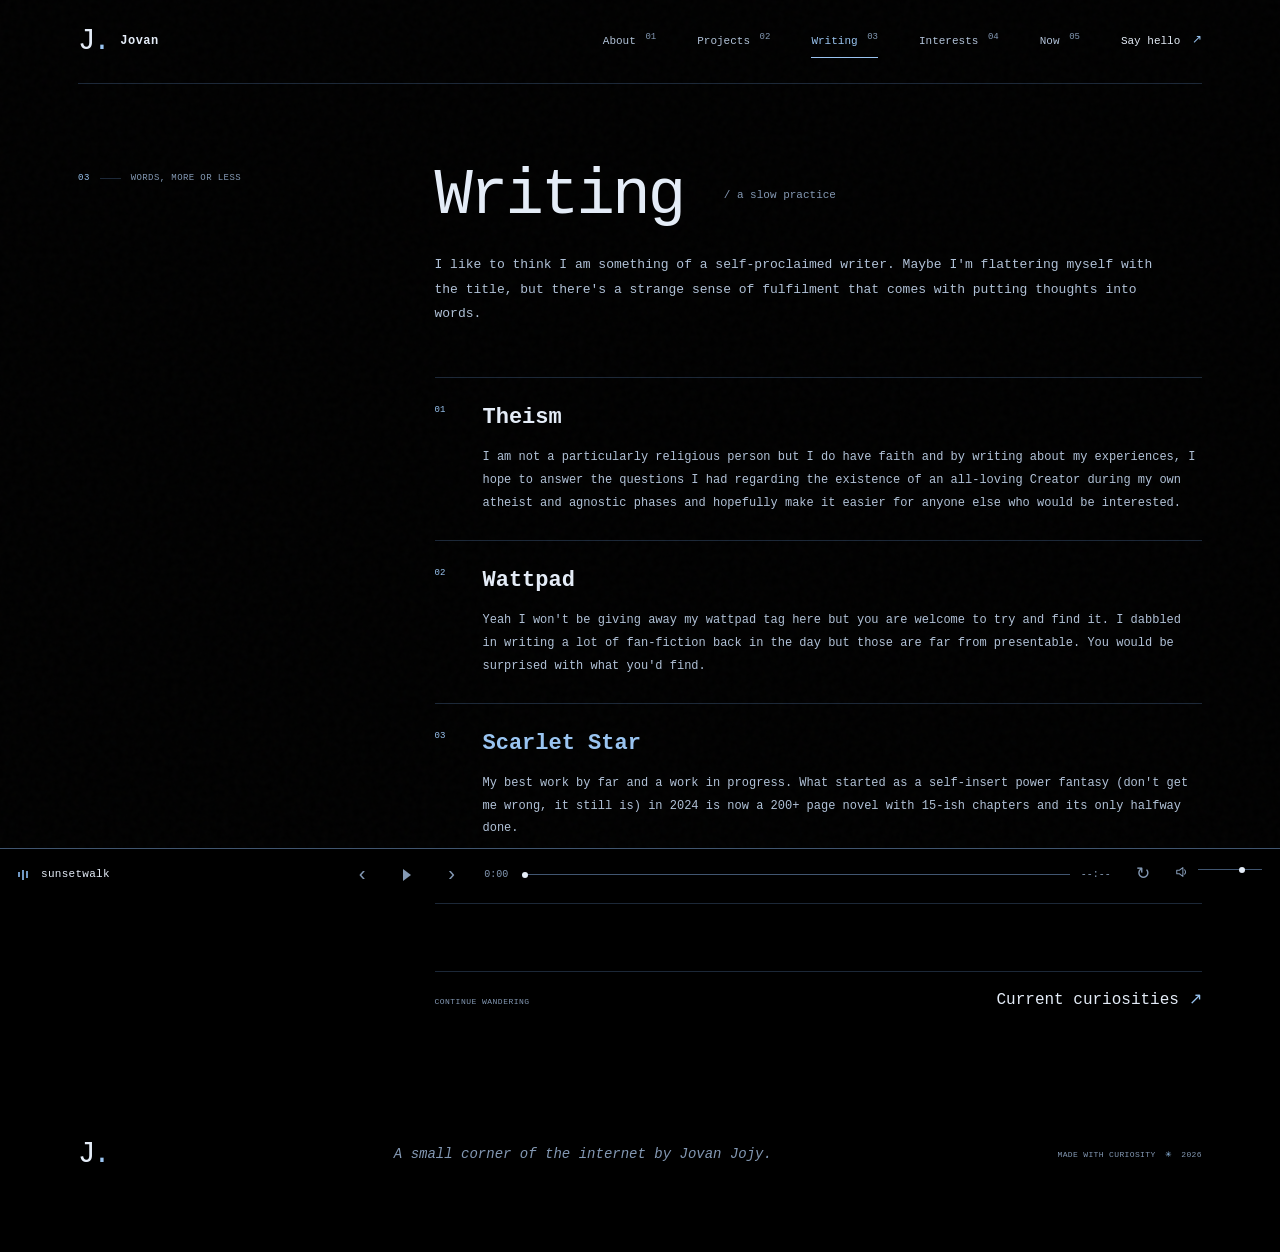
<file: writing.html>
<!doctype html>
<html lang="en">
  <head>
    <meta charset="utf-8">
    <meta name="viewport" content="width=device-width, initial-scale=1">
    <meta name="theme-color" content="#000000">
    <meta name="description" content="Drafts, fragments, and finished things by Jovan Jojy.">
    <title>Writing — Jovan Jojy</title>
    <link rel="stylesheet" href="style.css">
    <script src="script.js" defer></script>
  </head>
  <body data-page="writing">
    <a class="skip-link" href="#main">Skip to content</a>
    <div class="page-shell">
      <header class="site-header">
        <a class="wordmark" href="index.html" aria-label="Jovan, home"><span class="wordmark-mark" aria-hidden="true">J<span>.</span></span><span class="wordmark-name">Jovan</span></a>
        <button class="menu-toggle" type="button" aria-expanded="false" aria-controls="site-nav"><span class="menu-toggle-label">Menu</span><span class="menu-toggle-icon" aria-hidden="true"><i></i><i></i></span></button>
        <nav class="site-nav" id="site-nav" aria-label="Main navigation">
          <a href="index.html" data-page-link="about">About <span>01</span></a><a href="projects.html" data-page-link="projects">Projects <span>02</span></a><a href="writing.html" data-page-link="writing">Writing <span>03</span></a><a href="interests.html" data-page-link="interests">Interests <span>04</span></a><a href="now.html" data-page-link="now">Now <span>05</span></a><a class="nav-contact" href="contact.html" data-page-link="contact">Say hello <span aria-hidden="true">↗</span></a>
        </nav>
      </header>
      <main class="inner-page writing-page" id="main">
        <div class="section-label"><span>03</span><span class="label-rule"></span><span>Words, more or less</span></div>
        <section class="page-content writing-body" aria-labelledby="page-title">
          <div class="writing-intro">
            <h1 id="page-title">Writing <span class="heading-aside">/ a slow practice</span></h1>
            <p class="writing-description">I like to think I am something of a self-proclaimed writer. Maybe I'm flattering myself with the title, but there's a strange sense of fulfilment that comes with putting thoughts into words.</p>
          </div>
          <div class="writing-list" aria-label="Writing">
            <article class="writing-entry">
              <span class="writing-number">01</span>
              <div class="writing-entry-copy">
                <h2>Theism</h2>
                <p>I am not a particularly religious person but I do have faith and by writing about my experiences, I hope to answer the questions I had regarding the existence of an all-loving Creator during my own atheist and agnostic phases and hopefully make it easier for anyone else who would be interested.</p>
              </div>
            </article>
            <article class="writing-entry">
              <span class="writing-number">02</span>
              <div class="writing-entry-copy">
                <h2>Wattpad</h2>
                <p>Yeah I won't be giving away my wattpad tag here but you are welcome to try and find it. I dabbled in writing a lot of fan-fiction back in the day but those are far from presentable. You would be surprised with what you'd find.</p>
              </div>
            </article>
            <article class="writing-entry writing-entry-featured">
              <span class="writing-number">03</span>
              <div class="writing-entry-copy">
                <h2>Scarlet Star</h2>
                <p>My best work by far and a work in progress. What started as a self-insert power fantasy (don't get me wrong, it still is) in 2024 is now a 200+ page novel with 15-ish chapters and its only halfway done.</p>
                <a class="writing-read-link" href="scarlet-star.html" target="_blank" rel="noopener noreferrer">Read the prologue <span aria-hidden="true">↗</span><span class="visually-hidden"> (opens in a new tab)</span></a>
              </div>
            </article>
          </div>
          <div class="page-next"><span>Continue wandering</span><a href="interests.html">Current curiosities <span aria-hidden="true">↗</span></a></div>
        </section>
      </main>
      <footer class="site-footer"><a class="footer-mark" href="index.html" aria-label="Back to home">J<span>.</span></a><span>A small corner of the internet by Jovan Jojy.</span><span class="footer-right">Made with curiosity <span aria-hidden="true">✳</span> <span id="current-year"></span></span></footer>
    </div>
  </body>
</html>
</file>
<file: style.css>
:root {
  color-scheme: dark;
  --paper: #000000;
  --paper-deep: #080b10;
  --ink: #e5edf8;
  --ink-soft: #b1c2d8;
  --ink-faint: #8398b3;
  --line: #1c2838;
  --line-dark: #415671;
  --accent: #9ac5f2;
  --accent-dark: #7098c4;
  --accent-glow: rgba(154, 197, 242, .14);
  --panel: #090f18;
  --panel-featured: #0d1520;
  --panel-hover: #111d2b;
  --panel-line: #1c2939;
  --editor-font: "Cascadia Code", "Cascadia Mono", "SFMono-Regular", Consolas, "Liberation Mono", monospace;
  --display: var(--editor-font);
  --sans: var(--editor-font);
  --mono: var(--editor-font);
  --gutter: clamp(24px, 6.1vw, 94px);
  --measure: 1440px;
}

* { box-sizing: border-box; }

html {
  scroll-behavior: smooth;
  scroll-padding-top: 86px;
  background: var(--paper);
}

body {
  margin: 0;
  color: var(--ink);
  background: var(--paper);
  font-family: var(--sans);
  font-size: 15px;
  line-height: 1.65;
  -webkit-font-smoothing: antialiased;
  overflow-x: hidden;
}

body.has-music-player { padding-bottom: 52px; }

body::before {
  position: fixed;
  z-index: 10;
  inset: 0;
  pointer-events: none;
  content: "";
  opacity: .16;
  background-image: url("data:image/svg+xml,%3Csvg viewBox='0 0 180 180' xmlns='http://www.w3.org/2000/svg'%3E%3Cfilter id='n'%3E%3CfeTurbulence type='fractalNoise' baseFrequency='.8' numOctaves='3' stitchTiles='stitch'/%3E%3C/filter%3E%3Crect width='100%25' height='100%25' filter='url(%23n)' opacity='.14'/%3E%3C/svg%3E");
}

a { color: inherit; text-decoration: none; }
button { font: inherit; }
::selection { color: var(--paper); background: var(--accent); }

.page-shell { width: min(100%, var(--measure)); margin: 0 auto; padding: 0 var(--gutter); }
.skip-link { position: fixed; z-index: 20; top: 10px; left: 10px; padding: 10px 14px; transform: translateY(-160%); color: var(--paper); background: var(--ink); }
.skip-link:focus { transform: translateY(0); }

.site-header {
  position: relative;
  z-index: 12;
  display: flex;
  min-height: 84px;
  align-items: center;
  justify-content: space-between;
  border-bottom: 1px solid var(--line);
}

.wordmark { display: flex; align-items: center; gap: 12px; }
.wordmark-mark, .footer-mark { font-family: var(--display); font-size: 29px; line-height: 1; letter-spacing: -.08em; }
.wordmark-mark span, .footer-mark span { color: var(--accent); }
.wordmark-name { font-size: 12px; font-weight: 700; letter-spacing: .04em; }
.site-nav { display: flex; align-items: center; gap: clamp(18px, 3.2vw, 47px); }
.site-nav a { position: relative; font-size: 11px; color: var(--ink-soft); transition: color .2s ease; }
.site-nav a:hover, .site-nav a:focus-visible { color: var(--accent); }
.site-nav a span { margin-left: 3px; font: 9px var(--mono); color: var(--ink-faint); vertical-align: top; }
.site-nav .nav-contact { color: var(--ink); }
.site-nav .nav-contact span { margin-left: 5px; color: var(--accent); font-size: 12px; }
.menu-toggle { display: none; }

.hero { position: relative; min-height: 690px; padding: 27px 0 25px; display: flex; flex-direction: column; justify-content: space-between; }
.hero-topline, .hero-bottomline { display: flex; justify-content: space-between; align-items: center; }
.eyebrow, .hero-edition, .hero-bottomline, .section-label, .section-kicker, .card-topline, .card-bottomline, .coming-note, .now-updated, .now-label, .now-disclaimer, .contact-placeholder, .footer-right {
  font-family: var(--mono);
  font-size: 9px;
  letter-spacing: .045em;
  text-transform: uppercase;
}
.eyebrow { display: inline-flex; align-items: center; gap: 9px; color: var(--ink-soft); }
.status-dot { display: inline-block; width: 7px; height: 7px; border-radius: 50%; background: var(--accent); box-shadow: 0 0 0 3px var(--accent-glow); }
.hero-edition { color: var(--ink-faint); }
.hero-grid { display: grid; grid-template-columns: 1.28fr .72fr; align-items: center; gap: 8%; padding: 42px 0 30px; }
.hero-copy { position: relative; z-index: 1; }
.hero-intro { margin: 0 0 22px 5px; color: var(--ink-soft); font-size: 12px; letter-spacing: .035em; }
.intro-separator { padding: 0 7px; color: var(--accent); }
.hero h1 { margin: 0; font-family: var(--display); font-size: clamp(50px, 6vw, 82px); font-weight: 400; line-height: 1.08; letter-spacing: -.06em; }
.hero h1 em, .section-body h2 em, .contact-content h2 em { color: var(--accent); font-weight: 700; font-style: normal; }
.hero-foot { display: flex; align-items: end; justify-content: space-between; gap: 25px; margin: 37px 0 0 6px; max-width: 555px; }
.hero-foot p { max-width: 295px; margin: 0; color: var(--ink-soft); font-size: 13px; line-height: 1.8; }
.text-link { display: inline-flex; align-items: center; gap: 13px; border-bottom: 1px solid var(--line); padding-bottom: 6px; color: var(--ink); font-size: 11px; white-space: nowrap; transition: border-color .2s ease, color .2s ease; }
.text-link span { color: var(--accent); transition: transform .2s ease; }
.text-link:hover, .text-link:focus-visible { border-color: var(--accent); color: var(--accent); }
.text-link:hover span { transform: translate(3px, -2px); }
.hero-aside { position: relative; display: flex; flex-direction: column; align-items: center; justify-self: center; width: 100%; max-width: 365px; }
.orbit-art { position: relative; width: min(100%, 340px); aspect-ratio: 1; }
.orbit-art svg { width: 100%; height: 100%; overflow: visible; }
.orbit { fill: none; stroke: var(--line-dark); stroke-width: .8; }
.orbit-two { stroke-dasharray: 2 6; }
.orbit-three { stroke-dasharray: 1 4; }
.orbit-core { fill: var(--accent); }
.orbit-point { fill: var(--paper); stroke: var(--accent); stroke-width: 1.5; }
.point-one { animation: orbit-pulse 4s ease-in-out infinite; transform-origin: 180px 180px; }
.point-two { animation: orbit-pulse 4s ease-in-out 1s infinite; transform-origin: 180px 180px; }
.point-three { animation: orbit-pulse 4s ease-in-out 2s infinite; transform-origin: 180px 180px; }
.orbit-caption { position: absolute; color: var(--ink-soft); font-family: var(--display); font-size: 15px; font-style: italic; }
.orbit-caption-top { top: 27%; right: 2%; }
.orbit-caption-bottom { bottom: 20%; left: 4%; }
.orbit-index { position: absolute; top: 48%; left: 48%; color: var(--ink-faint); font: 8px var(--mono); letter-spacing: .1em; transform: translate(-50%, 25px); }
.aside-note { display: flex; align-items: center; gap: 14px; align-self: flex-end; margin-top: -4px; padding-right: 8%; }
.note-mark { color: var(--accent); font-size: 20px; }
.aside-note p { margin: 0; color: var(--ink-soft); font-family: var(--display); font-size: 15px; line-height: 1.4; }
.aside-note em { color: var(--ink); }
.hero-bottomline { gap: 14px; color: var(--ink-faint); }
.scroll-line { width: 51px; height: 1px; background: var(--line); }

.content-section { display: grid; grid-template-columns: minmax(140px, .34fr) 1fr; gap: 8.5%; padding: 114px 0; border-top: 1px solid var(--line); }
.section-label { display: flex; align-items: flex-start; gap: 10px; color: var(--ink-faint); }
.section-label > span:first-child { color: var(--accent); }
.label-rule { width: 21px; height: 1px; margin-top: 7px; background: var(--line); }
.section-body { min-width: 0; }
.section-kicker { margin: 0 0 19px; color: var(--ink-faint); }
.section-body h2, .now-content h2, .contact-content h2 { margin: 0; font-family: var(--display); font-weight: 400; letter-spacing: -.055em; }
.about-body h2 { max-width: 790px; font-size: clamp(36px, 5.2vw, 67px); line-height: 1.12; }
.about-detail { display: grid; grid-template-columns: minmax(200px, 1fr) auto; gap: 40px; align-items: end; max-width: 710px; margin: 37px 0 0 auto; }
.about-detail p { max-width: 405px; margin: 0; color: var(--ink-soft); font-size: 13px; line-height: 1.95; }
.about-detail .text-link { margin-bottom: 5px; }

.projects-section { padding-top: 97px; padding-bottom: 125px; }
.section-heading-row { display: flex; justify-content: space-between; align-items: end; gap: 35px; margin-bottom: 42px; }
.section-heading-row h2, .writing-intro h2 { font-size: clamp(40px, 5vw, 65px); line-height: 1.08; }
.heading-aside { display: inline-block; margin-left: 5px; color: var(--ink-faint); font-family: var(--sans); font-size: 11px; font-weight: 400; letter-spacing: 0; vertical-align: middle; }
.section-aside-copy { max-width: 235px; margin: 0 0 5px; color: var(--ink-soft); font-size: 12px; line-height: 1.75; }
.project-grid { display: grid; grid-template-columns: 1.15fr 1fr 1fr; gap: 14px; }
.project-card { position: relative; display: flex; min-width: 0; flex-direction: column; min-height: 354px; padding: 17px 18px 15px; overflow: hidden; background: var(--panel); transition: background .28s ease, transform .28s ease; }
.project-card:hover, .project-card:focus-visible { z-index: 1; transform: translateY(-5px); background: var(--panel-hover); }
.project-card-featured { background: var(--panel-featured); }
.card-topline, .card-bottomline { display: flex; justify-content: space-between; color: var(--ink-faint); font-size: 8px; }
.card-arrow { color: var(--accent); font-size: 13px; transition: transform .2s ease; }
.project-card:hover .card-arrow { transform: translate(2px, -2px); }
.project-art { position: relative; display: grid; flex: 1; min-height: 165px; place-items: center; }
.project-art-graph { overflow: hidden; }
.graph-node { position: absolute; z-index: 1; width: 8px; height: 8px; border: 1px solid var(--accent); border-radius: 50%; background: var(--paper); }
.node-a { top: 34%; left: 25%; }
.node-b { top: 55%; left: 49%; background: var(--accent); }
.node-c { top: 29%; right: 22%; }
.node-d { bottom: 18%; right: 33%; }
.graph-link { position: absolute; height: 1px; background: var(--line-dark); transform-origin: left center; }
.link-a { top: 37%; left: 27%; width: 25%; transform: rotate(39deg); }
.link-b { top: 37%; left: 29%; width: 49%; transform: rotate(-8deg); }
.link-c { top: 58%; left: 51%; width: 26%; transform: rotate(-42deg); }
.graph-caption { position: absolute; bottom: 13%; left: 18%; color: var(--ink-faint); font: 9px var(--mono); letter-spacing: .07em; }
.graph-caption span { color: var(--accent); }
.project-card-copy h3 { margin: 0; font-family: var(--display); font-size: 21px; font-weight: 400; letter-spacing: -.02em; }
.project-card-copy p { margin: 4px 0 17px; color: var(--ink-soft); font-size: 10px; }
.project-art-type { justify-items: start; padding: 18px 0 10px 15%; }
.project-art-type > span { font-family: var(--display); font-size: clamp(37px, 4vw, 56px); line-height: .81; letter-spacing: -.075em; }
.project-art-type em { color: var(--accent); }
.type-cursor { color: var(--accent); font-family: var(--sans); font-size: .45em; animation: blink 1.2s steps(1) infinite; }
.project-art-lines { width: 80%; margin: 0 auto; }
.project-art-lines > span { position: absolute; width: 100%; height: 1px; background: var(--line-dark); transform: rotate(-18deg); }
.project-art-lines > span:nth-child(1) { top: 27%; }
.project-art-lines > span:nth-child(2) { top: 37%; width: 82%; right: 0; }
.project-art-lines > span:nth-child(3) { top: 49%; }
.project-art-lines > span:nth-child(4) { top: 61%; width: 74%; left: 0; }
.project-art-lines b { position: relative; z-index: 1; display: grid; width: 42px; height: 42px; place-items: center; border: 1px solid var(--accent); border-radius: 50%; color: var(--accent); background: var(--panel); font-family: var(--display); font-size: 22px; font-weight: 400; transition: transform .3s ease; }
.project-card:hover .project-art-lines b { transform: rotate(18deg); }
.card-bottomline { display: block; border-top: 1px solid var(--panel-line); padding-top: 9px; font-size: 8px; text-transform: none; }

.writing-section { background: var(--paper-deep); margin: 0 calc(-1 * var(--gutter)); padding: 95px var(--gutter) 107px; }
.writing-body { display: grid; grid-template-columns: .8fr 1.2fr; gap: 9%; }
.writing-intro h2 { max-width: 440px; }
.writing-description { max-width: 320px; margin: 22px 0 25px; color: var(--ink-soft); font-size: 12px; line-height: 1.85; }
.coming-note { display: inline-flex; align-items: center; gap: 10px; color: var(--ink-faint); font-size: 8px; }
.coming-note .status-dot { width: 6px; height: 6px; }
.writing-list { padding-top: 9px; }
.writing-row { display: grid; grid-template-columns: 35px 1fr 18px; align-items: center; gap: 13px; min-height: 86px; border-top: 1px solid var(--line); transition: padding .25s ease, border-color .25s ease; }
.writing-row:last-of-type { border-bottom: 1px solid var(--line); }
.writing-row:hover, .writing-row:focus-visible { padding: 0 8px; border-color: var(--accent); }
.writing-number { align-self: start; padding-top: 20px; color: var(--accent); font: 9px var(--mono); }
.writing-title > span { display: block; font-family: var(--display); font-size: clamp(18px, 2.3vw, 25px); letter-spacing: -.025em; }
.writing-title small { color: var(--ink-faint); font: 9px var(--mono); }
.writing-title small i { margin: 0 4px; color: var(--accent); font-style: normal; }
.writing-arrow { color: var(--accent); opacity: 0; transform: translate(-4px, 4px); transition: opacity .2s ease, transform .2s ease; }
.writing-row:hover .writing-arrow, .writing-row:focus-visible .writing-arrow { opacity: 1; transform: translate(0); }
.writing-footnote { margin: 14px 0 0; color: var(--ink-faint); font-size: 10px; font-style: italic; }

.interests-section { padding-top: 115px; padding-bottom: 122px; }
.interests-body { display: grid; grid-template-columns: 1fr 1fr; gap: 7%; }
.interests-body h2 { max-width: 420px; font-size: clamp(43px, 5.2vw, 67px); line-height: 1.03; }
.accent-period { color: var(--accent); }
.interest-notes > p { max-width: 270px; margin: 5px 0 23px; color: var(--ink-soft); font-family: var(--display); font-size: 18px; font-style: italic; line-height: 1.5; }
.interest-list { border-top: 1px solid var(--line); }
.interest-item { border-bottom: 1px solid var(--line); }
.interest-item > summary { display: grid; grid-template-columns: 20px minmax(0, 1fr) 16px; align-items: center; gap: 14px; min-height: 53px; padding: 10px 0; color: var(--ink-soft); font: 11px/1.6 var(--mono); cursor: pointer; list-style: none; transition: color .2s ease; }
.interest-item > summary::-webkit-details-marker { display: none; }
.interest-item > summary:hover, .interest-item > summary:focus-visible, .interest-item[open] > summary { color: var(--ink); }
.interest-item > summary:focus-visible { outline: 1px solid var(--accent); outline-offset: 3px; }
.interest-number { color: var(--ink-faint); font-size: 8px; }
.interest-toggle { color: var(--ink-faint); font: 15px/1 var(--mono); text-align: right; transition: color .2s ease, transform .2s ease; }
.interest-item[open] .interest-toggle { color: var(--accent); transform: rotate(45deg); }
.interest-content { max-width: 62ch; padding: 2px 20px 19px 34px; color: var(--ink-soft); font-size: 11px; line-height: 1.9; }
.interest-content p { margin: 0 0 12px; }
.interest-content p:last-child { margin-bottom: 0; }

.now-section { position: relative; overflow: hidden; margin: 0 calc(-1 * var(--gutter)); padding: 69px var(--gutter) 75px; color: var(--ink); background: #05080d; }
.section-label-light { position: relative; z-index: 1; color: var(--ink-faint); }
.section-label-light > span:first-child { color: var(--accent); }
.section-label-light .label-rule { background: var(--line-dark); }
.now-content { position: relative; z-index: 1; display: grid; grid-template-columns: .75fr 1.25fr; gap: 10%; margin: 69px 0 0 34.5%; }
.now-heading .section-kicker { color: var(--ink-faint); }
.now-content h2 { font-size: clamp(70px, 10vw, 125px); line-height: .95; letter-spacing: -.08em; }
.now-period { color: var(--accent); }
.now-updated { margin-top: 19px; color: var(--ink-faint); font-size: 8px; }
.now-updated span { color: var(--ink); text-transform: none; }
.now-list { padding-top: 12px; }
.now-item { display: grid; grid-template-columns: 22px minmax(0, 1fr); align-items: start; gap: 5px 11px; padding: 16px 0; border-top: 1px solid #202c3b; }
.now-index { color: var(--accent); font: 8px var(--mono); }
.now-label { color: var(--ink); font-size: 14px; }
.now-item p { grid-column: 2; margin: 0; color: var(--ink-soft); font-family: var(--display); font-size: 12px; line-height: 1.7; }
.now-disclaimer { margin: 17px 0 0 33px; color: var(--ink-faint); font-size: 8px; text-transform: none; }
.now-decoration { position: absolute; right: 4%; bottom: -30px; color: rgba(225, 233, 243, .035); font-family: var(--display); font-size: clamp(70px, 13vw, 160px); font-style: italic; letter-spacing: -.07em; pointer-events: none; }

.contact-section { position: relative; display: grid; grid-template-columns: minmax(140px, .34fr) 1fr; gap: 8.5%; padding: 114px 0 123px; border-bottom: 1px solid var(--line); }
.contact-content { padding-top: 21px; }
.contact-content h2 { font-size: clamp(62px, 8.3vw, 104px); line-height: .93; }
.contact-copy { max-width: 340px; margin: 24px 0 25px; color: var(--ink-soft); font-size: 12px; line-height: 1.8; }
.contact-placeholder { display: inline-flex; align-items: center; gap: 11px; color: var(--ink-faint); font-size: 8px; }
.contact-placeholder .status-dot { width: 6px; height: 6px; }
.contact-stamp { position: absolute; right: 2%; bottom: 54px; color: var(--accent); font: 9px/1.5 var(--mono); letter-spacing: .1em; transform: rotate(-8deg); }

.site-footer { display: flex; min-height: 90px; align-items: center; justify-content: space-between; gap: 20px; color: var(--ink-faint); }
.footer-mark { color: var(--ink); }
.site-footer > span:nth-child(2) { font-family: var(--display); font-size: 14px; font-style: italic; }
.footer-right { font-size: 8px; }

.music-player {
  position: fixed;
  z-index: 30;
  right: 0;
  bottom: 0;
  left: 0;
  display: grid;
  grid-template-columns: minmax(120px, 1fr) auto auto auto minmax(120px, 2fr) auto auto;
  align-items: center;
  gap: clamp(8px, 1.3vw, 18px);
  height: 52px;
  padding: 0 18px;
  border-top: 1px solid var(--line-dark);
  color: var(--ink-soft);
  background: var(--paper);
}
.music-player-track { display: flex; min-width: 0; align-items: center; gap: 11px; }
.music-player-indicator { display: flex; flex: 0 0 12px; height: 12px; align-items: center; gap: 2px; }
.music-player-indicator i { width: 2px; background: var(--accent-dark); }
.music-player-indicator i:nth-child(1) { height: 5px; }
.music-player-indicator i:nth-child(2) { height: 10px; }
.music-player-indicator i:nth-child(3) { height: 7px; }
.music-player-title { overflow: hidden; color: var(--ink); font: 500 11px/1.5 var(--mono); letter-spacing: .025em; text-overflow: ellipsis; text-transform: lowercase; white-space: nowrap; }
.music-player-timeline { display: grid; grid-template-columns: 32px minmax(0, 1fr) 32px; align-items: center; gap: 10px; }
.music-player-time { color: var(--ink-faint); font: 10px/1 var(--mono); font-variant-numeric: tabular-nums; text-align: center; }
.music-player-seek { position: relative; display: flex; height: 18px; align-items: center; }
.music-player-progress { width: 100%; height: 1px; border: 0; appearance: none; background: var(--line-dark); }
.music-player-progress::-webkit-progress-bar { background: var(--line-dark); }
.music-player-progress::-webkit-progress-value { background: var(--accent-dark); }
.music-player-progress::-moz-progress-bar { background: var(--accent-dark); }
.music-player-range { position: absolute; inset: 0; width: 100%; height: 100%; margin: 0; appearance: none; background: transparent; cursor: pointer; }
.music-player-range::-webkit-slider-runnable-track { height: 2px; background: transparent; }
.music-player-range::-moz-range-track { height: 2px; background: transparent; }
.music-player-range::-webkit-slider-thumb { width: 6px; height: 6px; margin-top: -2px; appearance: none; border: 0; border-radius: 50%; background: var(--ink); }
.music-player-range::-moz-range-thumb { width: 6px; height: 6px; border: 0; border-radius: 50%; background: var(--ink); }
.music-player-toggle, .music-player-loop, .music-player-previous, .music-player-next { display: grid; place-items: center; border: 0; padding: 0; color: var(--ink-faint); background: transparent; cursor: pointer; }
.music-player-previous, .music-player-next { width: 24px; height: 32px; font: 20px/1 var(--mono); }
.music-player-toggle { width: 32px; height: 32px; }
.music-player-loop { width: 30px; height: 30px; font: 17px/1 var(--mono); }
.music-player-toggle:hover, .music-player-loop:hover, .music-player-previous:hover, .music-player-next:hover, .music-player-loop[aria-pressed="true"] { color: var(--accent); }
.music-player-toggle:focus-visible, .music-player-loop:focus-visible, .music-player-previous:focus-visible, .music-player-next:focus-visible, .music-player-range:focus-visible, .music-player-volume:focus-visible { outline: 1px solid var(--accent); outline-offset: 3px; }
.music-player-toggle-icon { position: relative; display: block; width: 12px; height: 12px; }
.music-player-toggle-icon::before, .music-player-toggle-icon::after { position: absolute; top: 0; content: ""; }
.music-player-toggle-icon::before { left: 2px; width: 0; height: 0; border-top: 6px solid transparent; border-bottom: 6px solid transparent; border-left: 8px solid currentColor; }
.music-player[data-playing="true"] .music-player-toggle-icon::before, .music-player[data-playing="true"] .music-player-toggle-icon::after { top: 0; width: 3px; height: 12px; border: 0; background: currentColor; }
.music-player[data-playing="true"] .music-player-toggle-icon::before { left: 1px; }
.music-player[data-playing="true"] .music-player-toggle-icon::after { left: 8px; }
.music-player-volume-control { gap: 8px; }
.music-player-volume-icon { flex: 0 0 auto; width: 14px; height: 14px; fill: none; stroke: var(--ink-faint); stroke-linecap: round; stroke-linejoin: round; stroke-width: 1.2; }
.music-player-volume { width: clamp(58px, 5vw, 88px); height: 18px; margin: 0; appearance: none; background: transparent; cursor: pointer; }
.music-player-volume::-webkit-slider-runnable-track { height: 1px; background: var(--line-dark); }
.music-player-volume::-moz-range-track { height: 1px; background: var(--line-dark); }
.music-player-volume::-webkit-slider-thumb { width: 6px; height: 6px; margin-top: -2px; appearance: none; border: 0; border-radius: 50%; background: var(--ink); }
.music-player-volume::-moz-range-thumb { width: 6px; height: 6px; border: 0; border-radius: 50%; background: var(--ink); }
.footer-right > span:first-child { padding: 0 4px; color: var(--accent); }
.scroll-progress { position: fixed; z-index: 15; top: 0; left: 0; width: 100%; height: 2px; pointer-events: none; }
.scroll-progress span { display: block; width: 100%; height: 100%; background: var(--accent); transform: scaleX(0); transform-origin: left; }
.section-indicator { position: fixed; z-index: 5; right: 20px; bottom: 26px; display: flex; align-items: center; gap: 7px; color: var(--ink-faint); font: 8px var(--mono); opacity: 0; transition: opacity .3s ease; }
.section-indicator.is-visible { opacity: .75; }
.section-indicator i { width: 19px; height: 1px; background: var(--accent); }

.reveal-ready .content-section, .reveal-ready .now-content, .reveal-ready .contact-content { opacity: 0; transform: translateY(17px); transition: opacity .7s ease, transform .7s cubic-bezier(.2,.65,.25,1); }
.reveal-ready .content-section.is-visible, .reveal-ready .now-content.is-visible, .reveal-ready .contact-content.is-visible { opacity: 1; transform: translateY(0); }

.page-shell, .scarlet-shell { animation: page-arrive .32s ease both; }
.home-hero { min-height: clamp(540px, calc(100svh - 270px), 760px); }
.home-index { display: grid; grid-template-columns: repeat(3, minmax(0, 1fr)); margin: 0 0 42px; border-top: 1px solid var(--line); }
.home-index a { display: grid; grid-template-columns: 28px 1fr 16px; align-items: center; gap: 9px; min-height: 57px; padding: 8px 11px 8px 0; border-bottom: 1px solid var(--line); transition: color .2s ease, padding .2s ease; }
.home-index a:hover, .home-index a:focus-visible { padding-left: 6px; color: var(--accent); }
.index-number { color: var(--accent); font: 8px var(--mono); }
.index-name { font-family: var(--display); font-size: 15px; }
.index-arrow { justify-self: end; color: var(--accent); opacity: 0; transform: translate(-3px, 3px); transition: opacity .2s ease, transform .2s ease; }
.home-index a:hover .index-arrow, .home-index a:focus-visible .index-arrow { opacity: 1; transform: translate(0); }

.inner-page { display: grid; grid-template-columns: minmax(140px, .34fr) 1fr; gap: 8.5%; align-content: center; min-height: calc(100svh - 174px); padding: 78px 0 96px; }
.inner-page > .section-label { align-self: start; padding-top: 9px; }
.page-content { position: relative; min-width: 0; }
.page-content h1 { margin: 0; font-family: var(--display); font-size: clamp(44px, 6.1vw, 78px); font-weight: 400; line-height: 1.18; letter-spacing: -.045em; }
.about-page .page-content h1 { max-width: 790px; font-size: clamp(42px, 5.2vw, 68px); line-height: 1.12; }
.about-page {
  --about-portrait-opacity: .82;
  --about-portrait-mask: radial-gradient(ellipse 72% 55% at 53% 43%, #000 20%, rgba(0, 0, 0, .92) 38%, rgba(0, 0, 0, .48) 54%, transparent 78%);
  --about-layout-gap: clamp(24px, 3.2vw, 48px);
  --about-detail-label-width: 104px;
  --about-detail-row-space: 8px;
}
.about-page .about-body { display: grid; grid-template-columns: minmax(0, 1fr); gap: 0; }
.about-layout { display: grid; grid-template-columns: minmax(0, 1.08fr) minmax(290px, .92fr); grid-template-areas: "copy aside"; align-items: start; gap: var(--about-layout-gap); }
.about-copy { grid-area: copy; min-width: 0; }
.about-name-prefix { color: var(--ink); }
.about-name { font-size: 1.1em; }
.about-aside { grid-area: aside; min-width: 0; }
.about-page .about-copy h1 { max-width: 620px; color: var(--accent); font-size: clamp(42px, 4.5vw, 64px); line-height: 1.16; }
.about-portrait { position: relative; justify-self: end; width: min(100%, 470px); aspect-ratio: .86; margin: 0 -12px 0 0; opacity: var(--about-portrait-opacity); animation: about-portrait-arrive 1.1s .12s ease both; transition: opacity .45s ease; }
.about-portrait img { display: block; width: 100%; height: 100%; object-fit: cover; object-position: 54% 40%; filter: grayscale(1) brightness(.78) contrast(1.02); -webkit-mask-image: var(--about-portrait-mask); mask-image: var(--about-portrait-mask); transition: filter .45s ease, -webkit-mask-image .45s ease, mask-image .45s ease; }
.about-page .about-detail { display: block; max-width: 620px; margin: 24px 0 0; }
.about-page .about-detail p { max-width: 560px; margin: 0 0 16px; color: var(--ink-soft); font-size: 12px; line-height: 1.8; }
.about-page .about-detail p:last-child { margin-bottom: 0; }
.about-index { max-width: 470px; margin: 14px 0 0 auto; }
.about-index > div { display: grid; grid-template-columns: var(--about-detail-label-width) minmax(0, 1fr); gap: 14px; align-items: baseline; padding: var(--about-detail-row-space) 0; border-top: 1px solid var(--line); }
.about-index > div:last-child { border-bottom: 1px solid var(--line); }
.about-index dt { color: var(--ink-faint); font: 8px/1.6 var(--mono); letter-spacing: .045em; text-transform: uppercase; }
.about-index dd { margin: 0; color: var(--ink-soft); font: 11px/1.65 var(--sans); text-transform: uppercase; }
.about-page .page-next { grid-column: 1 / -1; }
.page-content h1 em { color: var(--accent); font-weight: 700; font-style: normal; }
.page-content .section-heading-row { margin-bottom: 31px; }
.page-content .section-heading-row h1 { font-size: clamp(40px, 5vw, 65px); line-height: 1.08; }
.page-content .project-card { min-height: 325px; }
.page-content .project-card-copy h2 { margin: 0; font-family: var(--display); font-size: 21px; font-weight: 400; letter-spacing: -.02em; }
.page-content .project-card-copy p { margin: 4px 0 17px; color: var(--ink-soft); font-size: 10px; }
.projects-page .page-content { padding: 5px 0; }
.writing-page .writing-body { display: block; }
.writing-page .writing-intro { max-width: 800px; }
.writing-page .writing-intro h1 { font-size: clamp(40px, 5vw, 65px); line-height: 1.08; }
.writing-page .writing-description { max-width: 740px; margin: 22px 0 0; font-size: 13px; line-height: 1.9; }
.writing-page .writing-list { max-width: 900px; margin-top: 50px; padding-top: 0; border-top: 1px solid var(--line); }
.writing-entry { display: grid; grid-template-columns: 35px minmax(0, 1fr); gap: 13px; padding: 22px 0 25px; border-bottom: 1px solid var(--line); }
.writing-entry .writing-number { padding-top: 5px; }
.writing-entry-copy h2 { margin: 0 0 10px; font-family: var(--display); font-size: 22px; font-weight: 700; }
.writing-entry-copy p { max-width: 760px; margin: 0; color: var(--ink-soft); font-size: 12px; line-height: 1.9; }
.writing-entry-featured h2 { color: var(--accent); }
.writing-read-link { display: inline-flex; align-items: center; gap: 9px; margin-top: 15px; border-bottom: 1px solid var(--line); padding-bottom: 4px; font-size: 11px; transition: color .2s ease, border-color .2s ease; }
.writing-read-link > span:first-child { color: var(--accent); transition: transform .2s ease; }
.writing-read-link:hover, .writing-read-link:focus-visible { border-color: var(--accent); color: var(--accent); }
.writing-read-link:hover > span:first-child { transform: translate(3px, -3px); }
.visually-hidden { position: absolute; width: 1px; height: 1px; padding: 0; margin: -1px; overflow: hidden; clip: rect(0, 0, 0, 0); white-space: nowrap; border: 0; }
.scarlet-page { min-height: 100vh; color: #fff; background: #000; font-family: Georgia, "Times New Roman", serif; }
.scarlet-page::before { display: none; }
.scarlet-shell { width: min(100% - 48px, 700px); margin: 0 auto; padding: 16px 0 90px; }
.scarlet-back { display: inline-flex; align-items: center; gap: 9px; color: #fff; font: 11px var(--editor-font); text-decoration: none; }
.scarlet-back span { color: #fff; transition: transform .2s ease; }
.scarlet-back:hover span { transform: translateX(-3px); }
.scarlet-title { margin: 20px 0 51px; color: #fff; font-family: "Rosarivo", Georgia, serif; font-size: clamp(32px, 4.7vw, 50px); font-weight: 700; line-height: 1; letter-spacing: .035em; text-align: center; white-space: nowrap; }
.scarlet-title span { color: #e23b43; }
.scarlet-prologue h2 { margin: 0 0 20px; color: #fff; font: 700 16px/1.5 "Segoe UI", Arial, sans-serif; letter-spacing: 0; text-align: left; text-transform: none; }
.scarlet-prologue p { margin: 0 0 14px; color: #fff; font: 16px/1.45 "Segoe UI", Arial, sans-serif; }
.scarlet-endmark { margin-top: 55px; color: #fff; font-family: "Rosarivo", Georgia, serif; font-size: 23px; font-weight: 700; text-align: center; }
.interests-page .interests-body { grid-template-columns: 1fr 1fr; gap: 7%; }
.interests-page .interests-body h1 { max-width: 420px; font-size: clamp(43px, 5.2vw, 67px); line-height: 1.03; }
.interests-page .page-next { grid-column: 1 / -1; }
.now-page .now-content { grid-template-columns: .75fr 1.25fr; gap: 8%; margin: 0; padding: 36px 0 15px; overflow: hidden; }
.now-page .now-heading { position: relative; z-index: 1; }
.now-page .now-heading h1 { font-size: clamp(75px, 10vw, 125px); line-height: .95; letter-spacing: -.08em; }
.now-page .now-list { position: relative; z-index: 1; align-self: center; }
.now-page .now-decoration { z-index: 0; }
.contact-page .contact-content { padding-top: 0; }
.contact-page .contact-content h1 { font-size: clamp(62px, 8.3vw, 104px); line-height: .93; }
.contact-page .contact-stamp { right: 4%; bottom: 64px; }
.contact-links { display: flex; flex-wrap: wrap; gap: 12px; margin-top: 30px; }
.contact-link { display: grid; width: 48px; height: 48px; place-items: center; border: 1px solid var(--line); border-radius: 50%; color: var(--ink-soft); transition: color .2s ease, border-color .2s ease, background .2s ease, transform .2s ease; }
.contact-link svg { width: 20px; height: 20px; fill: currentColor; }
.contact-link:hover, .contact-link:focus-visible { transform: translateY(-3px); border-color: var(--accent); color: var(--accent); background: var(--panel); }
.contact-link:focus-visible { outline: 2px solid var(--accent); outline-offset: 4px; }
.page-next { display: flex; align-items: baseline; justify-content: space-between; gap: 20px; margin-top: 67px; padding-top: 15px; border-top: 1px solid var(--line); }
.page-next > span { color: var(--ink-faint); font: 8px var(--mono); letter-spacing: .06em; text-transform: uppercase; }
.page-next a { display: inline-flex; align-items: center; gap: 10px; font-family: var(--display); font-size: 16px; transition: color .2s ease; }
.page-next a span { color: var(--accent); transition: transform .2s ease; }
.page-next a:hover { color: var(--accent); }
.page-next a:hover span { transform: translate(3px, -3px); }
.site-nav a[aria-current="page"] { color: var(--accent); }
.site-nav a[aria-current="page"]::after { position: absolute; right: 0; bottom: -7px; left: 0; height: 1px; background: var(--accent); content: ""; }

@keyframes orbit-pulse { 0%, 100% { opacity: .6; transform: scale(1); } 50% { opacity: 1; transform: scale(1.35); } }
@keyframes blink { 0%, 48% { opacity: 1; } 49%, 100% { opacity: 0; } }
@keyframes page-arrive { from { opacity: 0; transform: translateY(7px); } to { opacity: 1; transform: translateY(0); } }
@keyframes about-portrait-arrive { from { transform: translateY(10px); } to { transform: translateY(0); } }
@keyframes about-intro-screen { from { opacity: 1; } 90% { opacity: 1; } to { opacity: 0; } }
@keyframes about-intro-mark {
  0% { transform: translate(-50%, -50%) scale(.008); }
  8% { transform: translate(-50%, -50%) scale(.008); animation-timing-function: cubic-bezier(.2, .8, .2, 1); }
  30% { transform: translate(-50%, -50%) scale(1); animation-timing-function: cubic-bezier(.7, 0, .3, 1); }
  43% { transform: translate(-50%, -50%) scale(1); animation-timing-function: cubic-bezier(.7, 0, .3, 1); }
  61% { transform: translate(-50%, -50%) scale(var(--intro-scale)); animation-timing-function: cubic-bezier(.18, .67, .24, 1); }
  100% { transform: translate(-50%, -50%) translate(var(--intro-x), var(--intro-y)) scale(var(--intro-scale)); }
}

.has-about-intro .wordmark-mark { visibility: hidden; }
.about-intro { position: fixed; z-index: 40; inset: 0; pointer-events: none; background: var(--paper); animation: about-intro-screen 2.2s ease forwards; }
.about-intro-mark {
  position: absolute;
  top: 50%;
  left: 50%;
  color: var(--ink);
  font: 400 100px/1 var(--display);
  letter-spacing: -.08em;
  transform: translate(-50%, -50%);
  animation: about-intro-mark 2.2s linear forwards;
}

@media (hover: hover) and (pointer: fine) and (min-width: 901px) {
  .about-portrait:hover { opacity: 1; }
  .about-portrait:hover img {
    filter: grayscale(1) brightness(.96) contrast(1.05);
    -webkit-mask-image: radial-gradient(ellipse 84% 73% at 53% 43%, #000 32%, rgba(0, 0, 0, .94) 56%, rgba(0, 0, 0, .55) 78%, transparent 100%);
    mask-image: radial-gradient(ellipse 84% 73% at 53% 43%, #000 32%, rgba(0, 0, 0, .94) 56%, rgba(0, 0, 0, .55) 78%, transparent 100%);
  }
}

@media (min-width: 1441px) {
  .hero h1 { font-size: 82px; }
}

@media (max-width: 900px) {
  :root { --gutter: clamp(23px, 5vw, 45px); }
  .site-nav { gap: 17px; }
  .site-nav a { font-size: 10px; }
  .hero { min-height: 630px; }
  .hero-grid { grid-template-columns: 1.2fr .8fr; gap: 2%; }
  .hero h1 { font-size: clamp(44px, 6vw, 60px); }
  .hero-aside { max-width: 290px; }
  .content-section, .contact-section { grid-template-columns: 130px 1fr; gap: 5%; }
  .project-grid { gap: 10px; }
  .project-card { min-height: 325px; padding: 14px 13px 13px; }
  .project-card-copy h3 { font-size: 19px; }
  .writing-body { gap: 5%; }
  .now-content { margin-left: 24%; gap: 7%; }
  .now-item { grid-template-columns: 18px minmax(0, 1fr); gap: 5px 8px; }
  .about-layout { grid-template-columns: minmax(0, 1fr); grid-template-areas: "aside" "copy"; gap: 28px; }
  .about-page .about-copy h1 { max-width: 740px; font-size: clamp(42px, 6vw, 62px); }
  .about-portrait { justify-self: center; width: min(88%, 520px); aspect-ratio: 1.5; margin: 0; }
  .about-page .about-detail { max-width: 650px; }
  .about-index { width: min(88%, 520px); max-width: none; margin: 14px auto 0; }
}

@media (max-width: 680px) {
  .music-player { grid-template-columns: minmax(0, 1fr) auto auto auto minmax(36px, .7fr) auto auto; gap: 4px; padding: 0 8px; }
  .music-player-toggle { width: 26px; }
  .music-player-previous, .music-player-next { width: 19px; }
  .music-player-volume-control { gap: 4px; }
  .music-player-volume-icon { width: 12px; height: 12px; }
  .music-player-volume { width: clamp(32px, 10vw, 42px); }
  .music-player-loop { width: 24px; }
  .music-player-timeline { grid-template-columns: minmax(0, 1fr); gap: 0; }
  .music-player-time { display: none; }
  html { scroll-padding-top: 72px; }
  body { font-size: 14px; }
  .site-header { min-height: 70px; }
  .menu-toggle { display: flex; align-items: center; gap: 11px; border: 0; padding: 10px 0 10px 10px; color: var(--ink); background: transparent; cursor: pointer; }
  .menu-toggle-label { font: 9px var(--mono); text-transform: uppercase; }
  .menu-toggle-icon { display: flex; width: 17px; flex-direction: column; gap: 5px; }
  .menu-toggle-icon i { display: block; width: 17px; height: 1px; background: var(--ink); transition: transform .2s ease; }
  .menu-toggle[aria-expanded="true"] .menu-toggle-icon i:first-child { transform: translateY(3px) rotate(45deg); }
  .menu-toggle[aria-expanded="true"] .menu-toggle-icon i:last-child { transform: translateY(-3px) rotate(-45deg); }
  .site-nav { position: absolute; top: calc(100% + 1px); right: calc(-1 * var(--gutter)); left: calc(-1 * var(--gutter)); display: flex; flex-direction: column; align-items: stretch; gap: 0; padding: 6px var(--gutter) 15px; border-bottom: 1px solid var(--line); background: var(--paper); visibility: hidden; opacity: 0; transform: translateY(-5px); transition: opacity .2s ease, transform .2s ease, visibility .2s; }
  .site-nav.is-open { visibility: visible; opacity: 1; transform: translateY(0); }
  .site-nav a { padding: 10px 0; border-bottom: 1px solid var(--line); font-size: 12px; }
  .site-nav a:last-child { border-bottom: 0; }
  .site-nav a span { float: right; }
  .hero { min-height: 0; padding-top: 22px; }
  .hero-edition { display: none; }
  .hero-grid { grid-template-columns: 1fr; gap: 5px; padding: 57px 0 35px; }
  .hero-intro { margin-bottom: 18px; font-size: 10px; }
  .hero h1 { font-size: clamp(38px, 9.5vw, 54px); }
  .hero-foot { align-items: start; margin-top: 28px; }
  .hero-foot p { max-width: 240px; font-size: 12px; }
  .hero-foot .text-link { align-self: end; font-size: 10px; }
  .hero-aside { position: absolute; right: 0; bottom: 69px; width: 42%; max-width: 195px; opacity: .58; }
  .orbit-caption { font-size: 11px; }
  .orbit-index { font-size: 6px; transform: translate(-50%, 15px); }
  .aside-note { display: none; }
  .hero-bottomline { margin-top: 10px; font-size: 8px; }
  .content-section, .contact-section { grid-template-columns: 1fr; gap: 35px; padding: 76px 0; }
  .section-label { font-size: 8px; }
  .about-body h2 { font-size: clamp(37px, 9.4vw, 58px); }
  .about-detail { grid-template-columns: 1fr; gap: 22px; margin-top: 25px; }
  .about-detail p { font-size: 12px; }
  .projects-section { padding-top: 75px; padding-bottom: 83px; }
  .section-heading-row { align-items: start; flex-direction: column; gap: 14px; margin-bottom: 27px; }
  .section-heading-row h2, .writing-intro h2 { font-size: clamp(42px, 10vw, 60px); }
  .section-aside-copy { max-width: 300px; }
  .project-grid { grid-template-columns: 1fr 1fr; gap: 10px; }
  .project-card { min-height: 300px; }
  .project-card:first-child { grid-column: 1 / -1; min-height: 335px; }
  .project-art-type { padding-left: 9%; }
  .project-art-type > span { font-size: 43px; }
  .project-card-copy h3 { font-size: 18px; }
  .project-card-copy p { min-height: 29px; font-size: 9px; }
  .writing-section { padding-top: 73px; padding-bottom: 77px; }
  .writing-body { grid-template-columns: 1fr; gap: 36px; }
  .writing-description { margin-top: 15px; }
  .writing-list { padding-top: 0; }
  .writing-row { min-height: 82px; grid-template-columns: 24px 1fr 16px; gap: 9px; }
  .writing-title > span { font-size: 20px; }
  .writing-title small { font-size: 8px; }
  .interests-section { padding-top: 78px; padding-bottom: 83px; }
  .interests-body { grid-template-columns: 1fr; gap: 27px; }
  .interests-body h2 { font-size: clamp(46px, 12vw, 66px); }
  .interest-notes > p { margin-top: 0; font-size: 17px; }
  .now-section { padding-top: 55px; padding-bottom: 66px; }
  .now-content { grid-template-columns: 1fr; gap: 30px; margin: 49px 0 0; }
  .now-content h2 { font-size: 90px; }
  .now-heading .section-kicker { margin-bottom: 11px; }
  .now-item { grid-template-columns: 19px minmax(0, 1fr); }
  .now-disclaimer { margin-left: 0; line-height: 1.7; }
  .now-decoration { bottom: -10px; right: -5%; font-size: 83px; }
  .contact-section { padding-top: 77px; padding-bottom: 90px; }
  .contact-content { padding-top: 0; }
  .contact-content h2 { font-size: clamp(67px, 16vw, 92px); }
  .contact-stamp { right: 2%; bottom: 26px; font-size: 8px; }
  .site-footer { min-height: 86px; flex-wrap: wrap; justify-content: space-between; gap: 5px 12px; padding: 17px 0; }
  .footer-mark { font-size: 24px; }
  .site-footer > span:nth-child(2) { order: 3; width: 100%; font-size: 12px; }
  .footer-right { font-size: 7px; }
  .section-indicator { display: none; }
  .home-hero { min-height: clamp(480px, calc(82svh - 68px), 650px); }
  .home-index { grid-template-columns: repeat(2, minmax(0, 1fr)); margin-bottom: 28px; }
  .home-index a { grid-template-columns: 22px 1fr 13px; gap: 6px; min-height: 54px; }
  .index-name { font-size: 13px; }
  .inner-page { grid-template-columns: 1fr; gap: 31px; align-content: start; min-height: calc(100svh - 156px); padding: 57px 0 67px; }
  .inner-page > .section-label { padding-top: 0; }
  .page-content h1, .about-page .page-content h1 { font-size: clamp(39px, 10vw, 58px); }
  .about-layout { gap: 24px; }
  .about-page .about-copy h1 { font-size: clamp(39px, 9.4vw, 60px); }
  .about-page .about-detail { margin-top: 22px; }
  .about-index > div { grid-template-columns: 88px minmax(0, 1fr); gap: 10px; }
  .about-index dd { font-size: 10px; }
  .about-portrait { width: 100%; aspect-ratio: 1.35; }
  .about-page .page-next { grid-column: 1; }
  .projects-page .page-content .section-heading-row { gap: 14px; margin-bottom: 25px; }
  .projects-page .page-content .section-heading-row h1 { font-size: clamp(40px, 10vw, 58px); }
  .projects-page .page-content .project-card { min-height: 300px; }
  .projects-page .page-content .project-card:first-child { grid-column: 1 / -1; min-height: 335px; }
  .projects-page .page-content .project-card-copy h2 { font-size: 18px; }
  .writing-page .writing-body { display: block; }
  .writing-page .writing-intro h1 { font-size: clamp(42px, 10vw, 60px); }
  .writing-page .writing-description { margin-top: 18px; font-size: 12px; }
  .writing-page .writing-list { margin-top: 37px; }
  .writing-entry { grid-template-columns: 23px minmax(0, 1fr); gap: 9px; padding: 18px 0 21px; }
  .writing-entry-copy h2 { font-size: 19px; }
  .writing-entry-copy p { font-size: 11px; }
  .interests-page .interests-body { grid-template-columns: 1fr; gap: 27px; }
  .interests-page .interests-body h1 { font-size: clamp(46px, 12vw, 66px); }
  .now-page .now-content { grid-template-columns: 1fr; gap: 26px; padding-top: 8px; }
  .now-page .now-heading h1 { font-size: 90px; }
  .now-page .now-item { grid-template-columns: 19px minmax(0, 1fr); }
  .now-page .now-disclaimer { margin-left: 0; line-height: 1.7; }
  .contact-page .contact-content h1 { font-size: clamp(67px, 16vw, 92px); }
  .contact-page .contact-stamp { right: 2%; bottom: 27px; }
  .contact-links { gap: 10px; margin-top: 24px; }
  .contact-link { width: 44px; height: 44px; }
  .contact-link svg { width: 19px; height: 19px; }
  .page-next { margin-top: 45px; }
  .scarlet-shell { width: min(100% - 42px, 700px); padding-top: 20px; }
  .scarlet-title { margin: 30px 0 42px; font-size: clamp(26px, 8vw, 38px); }
  .scarlet-prologue p { font-size: 15px; line-height: 1.55; }
}

@media (max-width: 390px) {
  :root { --gutter: 21px; }
  .hero h1 { font-size: 36px; }
  .interests-page .interests-body h1 { font-size: clamp(36px, 11vw, 42px); }
  .hero-aside { right: 0; width: 39%; }
  .hero-foot { gap: 12px; }
  .hero-foot p { max-width: 205px; font-size: 11px; }
  .hero-foot .text-link { gap: 7px; font-size: 9px; }
  .project-grid { grid-template-columns: 1fr; }
  .project-card, .project-card:first-child { grid-column: auto; min-height: 310px; }
  .project-card-copy p { min-height: 0; }
  .projects-page .page-content .project-card:first-child { grid-column: auto; min-height: 310px; }
}

@media (prefers-reduced-motion: reduce) {
  *, *::before, *::after { scroll-behavior: auto !important; animation-duration: .01ms !important; animation-iteration-count: 1 !important; transition-duration: .01ms !important; }
  .reveal-ready .content-section, .reveal-ready .now-content, .reveal-ready .contact-content { opacity: 1; transform: none; }
  .page-shell, .scarlet-shell { animation: none; }
  .about-portrait { animation: none; }
}
</file>
